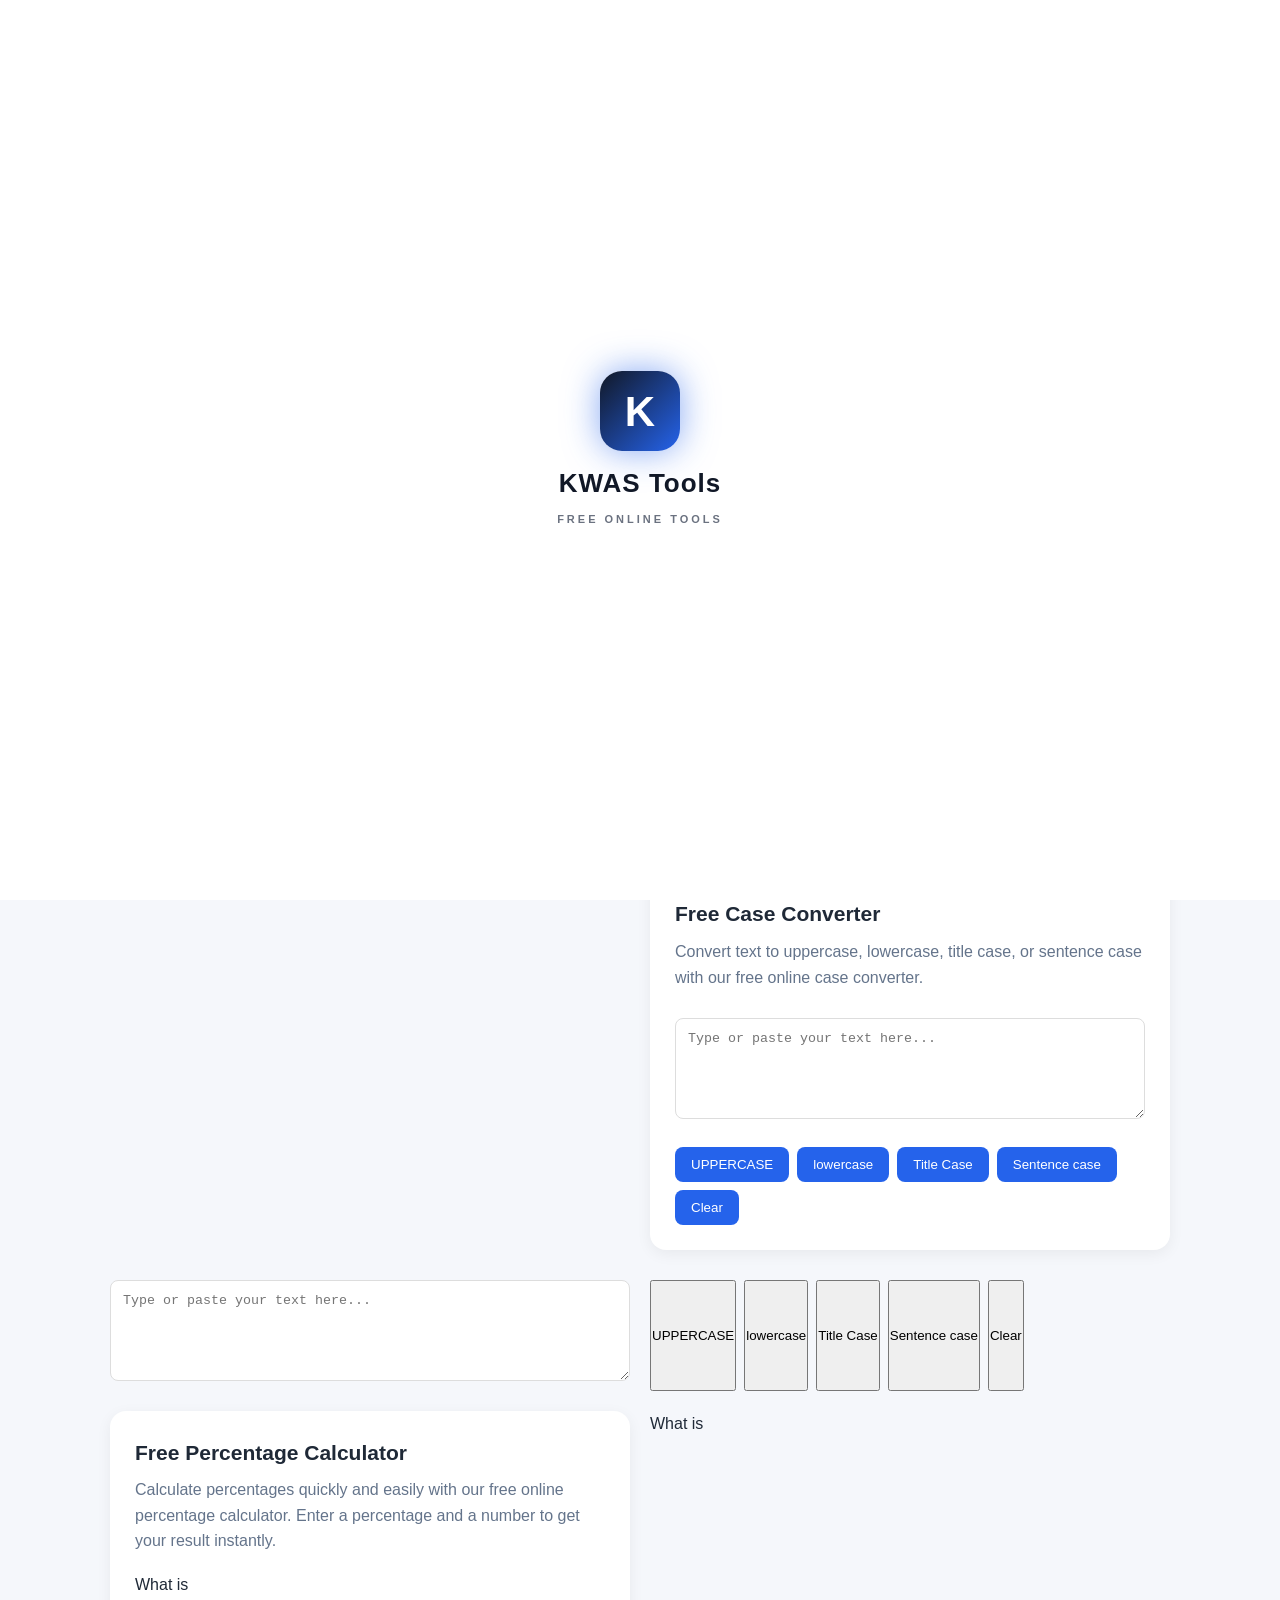
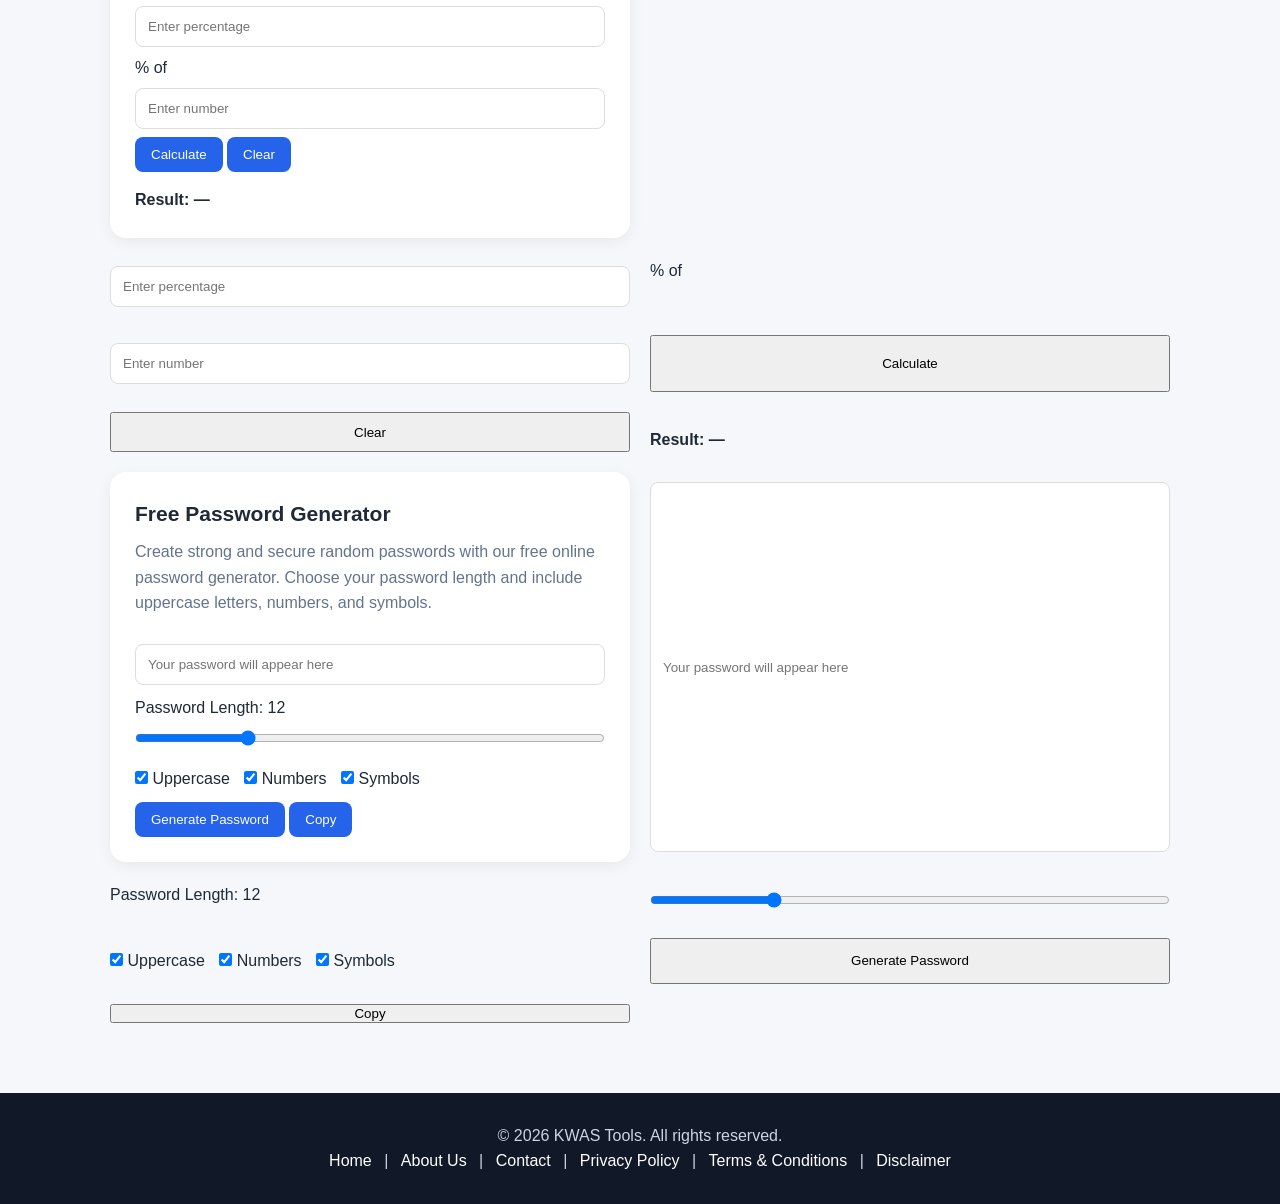
<file: index.html>
<!DOCTYPE html>
<html lang="en">
<head>
    <meta charset="UTF-8">

    <meta name="google-site-verification" content="u1N8G4fWmNocwREvjK5iJJKAW_74H574FmnXrNCBCok">

    <meta name="viewport" content="width=device-width, initial-scale=1.0">

    <title>KWAS Tools - Free Online Tools</title>

    <meta name="description" content="KWAS Tools provides free online tools including a word counter, case converter, percentage calculator, and password generator.">

    <meta name="robots" content="index, follow">

    <link rel="canonical" href="https://kwas-sudo.github.io/">

    <meta property="og:title" content="KWAS Tools - Free Online Tools">

    <meta property="og:description" content="Use free online tools for word counting, text conversion, percentage calculations, and password generation.">

    <meta property="og:type" content="website">

    <meta property="og:url" content="https://kwas-sudo.github.io/">

    <script async src="https://pagead2.googlesyndication.com/pagead/js/adsbygoogle.js?client=ca-pub-3050598902385412"
        crossorigin="anonymous"></script>

    <link rel="stylesheet" href="style.css">
</head>

<body>
<!-- KWAS Tools Splash Screen -->
<div id="kwas-splash">
    <div class="kwas-logo">
        <div class="kwas-logo-icon">K</div>
        <h2>KWAS Tools</h2>
        <p>FREE ONLINE TOOLS</p>
    </div>
</div>
    <header>
    <div class="container">
        <h1>KWAS Tools</h1>
        <p>Free Online Tools for Everyone</p>

        <nav style="margin-top:15px;">
            <a href="index.html" style="color:white; margin:0 8px;">Home</a>
            <a href="about.html" style="color:white; margin:0 8px;">About Us</a>
            <a href="contact.html" style="color:white; margin:0 8px;">Contact</a>
        </nav>
    </div>
</header>

    <main>
<section class="hero">
    <h2>Free Online Tools for Everyday Tasks</h2>

    <p>
        KWAS Tools provides simple, fast, and free online tools that help
        you complete everyday digital tasks directly in your browser.
        No complicated software or installation is required.
    </p>

    <p>
        Use our tools for counting words, converting text, calculating
        percentages, and creating strong passwords.
    </p>
</section>

        <section class="tools">

            <div class="tool-card">
    <h3>Free Word Counter</h3>

    <p>
        Count words and characters instantly with our free online word counter.
        Simply type or paste your text below to get quick results.
    </p>

    <textarea
        id="wordInput"
        placeholder="Type or paste your text here..."
        rows="5"
        style="width:100%; padding:12px; margin:10px 0; border:1px solid #ddd; border-radius:8px;"
    ></textarea>

    <p>
        Words: <strong id="wordCount">0</strong>
        |
        Characters: <strong id="charCount">0</strong>
    </p>
</div>

    <textarea
        id="wordInput"
        placeholder="Type or paste your text here..."
        rows="5"
        style="width:100%; padding:12px; margin:10px 0; border:1px solid #ddd; border-radius:8px;"
    ></textarea>

    <p>
        Words: <strong id="wordCount">0</strong>
        |
        Characters: <strong id="charCount">0</strong>
    </p>
</div>

            <div class="tool-card">
    <h3>Free Case Converter</h3>

    <p>
        Convert text to uppercase, lowercase, title case, or sentence case
        with our free online case converter.
    </p>

    <textarea
        id="caseInput"
        placeholder="Type or paste your text here..."
        rows="5"
        style="width:100%; padding:12px; margin:10px 0; border:1px solid #ddd; border-radius:8px;"
    ></textarea>

    <div style="display:flex; flex-wrap:wrap; gap:8px; margin-top:10px;">
        <button onclick="convertUpper()">UPPERCASE</button>
        <button onclick="convertLower()">lowercase</button>
        <button onclick="convertTitle()">Title Case</button>
        <button onclick="convertSentence()">Sentence case</button>
        <button onclick="clearCaseText()">Clear</button>
    </div>
            </div>

    <textarea
        id="caseInput"
        placeholder="Type or paste your text here..."
        rows="5"
        style="width:100%; padding:12px; margin:10px 0; border:1px solid #ddd; border-radius:8px;"
    ></textarea>

    <div style="display:flex; flex-wrap:wrap; gap:8px; margin-top:10px;">
        <button onclick="convertUpper()">UPPERCASE</button>
        <button onclick="convertLower()">lowercase</button>
        <button onclick="convertTitle()">Title Case</button>
        <button onclick="convertSentence()">Sentence case</button>
        <button onclick="clearCaseText()">Clear</button>
    </div>
</div>
<div class="tool-card">
    <h3>Free Percentage Calculator</h3>

    <p>
        Calculate percentages quickly and easily with our free online
        percentage calculator. Enter a percentage and a number to get
        your result instantly.
    </p>

    <label>What is</label>

    <input
        type="number"
        id="percentValue"
        placeholder="Enter percentage"
        style="width:100%; padding:12px; margin:8px 0; border:1px solid #ddd; border-radius:8px;"
    >

    <label>% of</label>

    <input
        type="number"
        id="numberValue"
        placeholder="Enter number"
        style="width:100%; padding:12px; margin:8px 0; border:1px solid #ddd; border-radius:8px;"
    >

    <button onclick="calculatePercentage()">
        Calculate
    </button>

    <button onclick="clearPercentage()">
        Clear
    </button>

    <div
        id="percentageResult"
        style="margin-top:15px; font-weight:bold;"
    >
        Result: —
    </div>
</div>

    <label>What is</label>

    <input
        type="number"
        id="percentValue"
        placeholder="Enter percentage"
        style="width:100%; padding:12px; margin:8px 0; border:1px solid #ddd; border-radius:8px;"
    >

    <label>% of</label>

    <input
        type="number"
        id="numberValue"
        placeholder="Enter number"
        style="width:100%; padding:12px; margin:8px 0; border:1px solid #ddd; border-radius:8px;"
    >

    <button onclick="calculatePercentage()">
        Calculate
    </button>

    <button onclick="clearPercentage()">
        Clear
    </button>

    <div
        id="percentageResult"
        style="margin-top:15px; font-weight:bold;"
    >
        Result: —
    </div>
</div>

            <div class="tool-card">
    <h3>Free Password Generator</h3>

    <p>
        Create strong and secure random passwords with our free online
        password generator. Choose your password length and include
        uppercase letters, numbers, and symbols.
    </p>

    <input
        type="text"
        id="passwordOutput"
        placeholder="Your password will appear here"
        readonly
        style="width:100%; padding:12px; margin:10px 0; border:1px solid #ddd; border-radius:8px;"
    >

    <label>Password Length: <span id="lengthValue">12</span></label>

    <input
        type="range"
        id="passwordLength"
        min="6"
        max="32"
        value="12"
        style="width:100%; margin:10px 0;"
    >

    <div style="margin:10px 0;">
        <label>
            <input type="checkbox" id="includeUpper" checked>
            Uppercase
        </label>

        <label style="margin-left:10px;">
            <input type="checkbox" id="includeNumbers" checked>
            Numbers
        </label>

        <label style="margin-left:10px;">
            <input type="checkbox" id="includeSymbols" checked>
            Symbols
        </label>
    </div>

    <button onclick="generatePassword()">
        Generate Password
    </button>

    <button onclick="copyPassword()">
        Copy
    </button>
</div>

    <input
        type="text"
        id="passwordOutput"
        placeholder="Your password will appear here"
        readonly
        style="width:100%; padding:12px; margin:10px 0; border:1px solid #ddd; border-radius:8px;"
    >

    <label>Password Length: <span id="lengthValue">12</span></label>

    <input
        type="range"
        id="passwordLength"
        min="6"
        max="32"
        value="12"
        style="width:100%; margin:10px 0;"
    >

    <div style="margin:10px 0;">
        <label>
            <input type="checkbox" id="includeUpper" checked>
            Uppercase
        </label>

        <label style="margin-left:10px;">
            <input type="checkbox" id="includeNumbers" checked>
            Numbers
        </label>

        <label style="margin-left:10px;">
            <input type="checkbox" id="includeSymbols" checked>
            Symbols
        </label>
    </div>

    <button onclick="generatePassword()">
        Generate Password
    </button>

    <button onclick="copyPassword()">
        Copy
    </button>
</div>

        </section>

    </main>

    <footer>
    <div class="container">
        <p>© 2026 KWAS Tools. All rights reserved.</p>

        <p>
            <a href="index.html">Home</a> |
            <a href="about.html">About Us</a> |
            <a href="contact.html">Contact</a> |
            <a href="privacy-policy.html">Privacy Policy</a> |
            <a href="terms.html">Terms & Conditions</a> |
            <a href="disclaimer.html">Disclaimer</a>
        </p>
    </div>
</footer>

<script>
window.addEventListener("load", function () {
    setTimeout(function () {
        const splash = document.getElementById("kwas-splash");

        if (splash) {
            splash.style.opacity = "0";
            splash.style.visibility = "hidden";
            splash.style.pointerEvents = "none";

            setTimeout(function () {
                splash.style.display = "none";
            }, 700);
        }
    }, 1800);
});
</script>
</body>
</html>
</file>
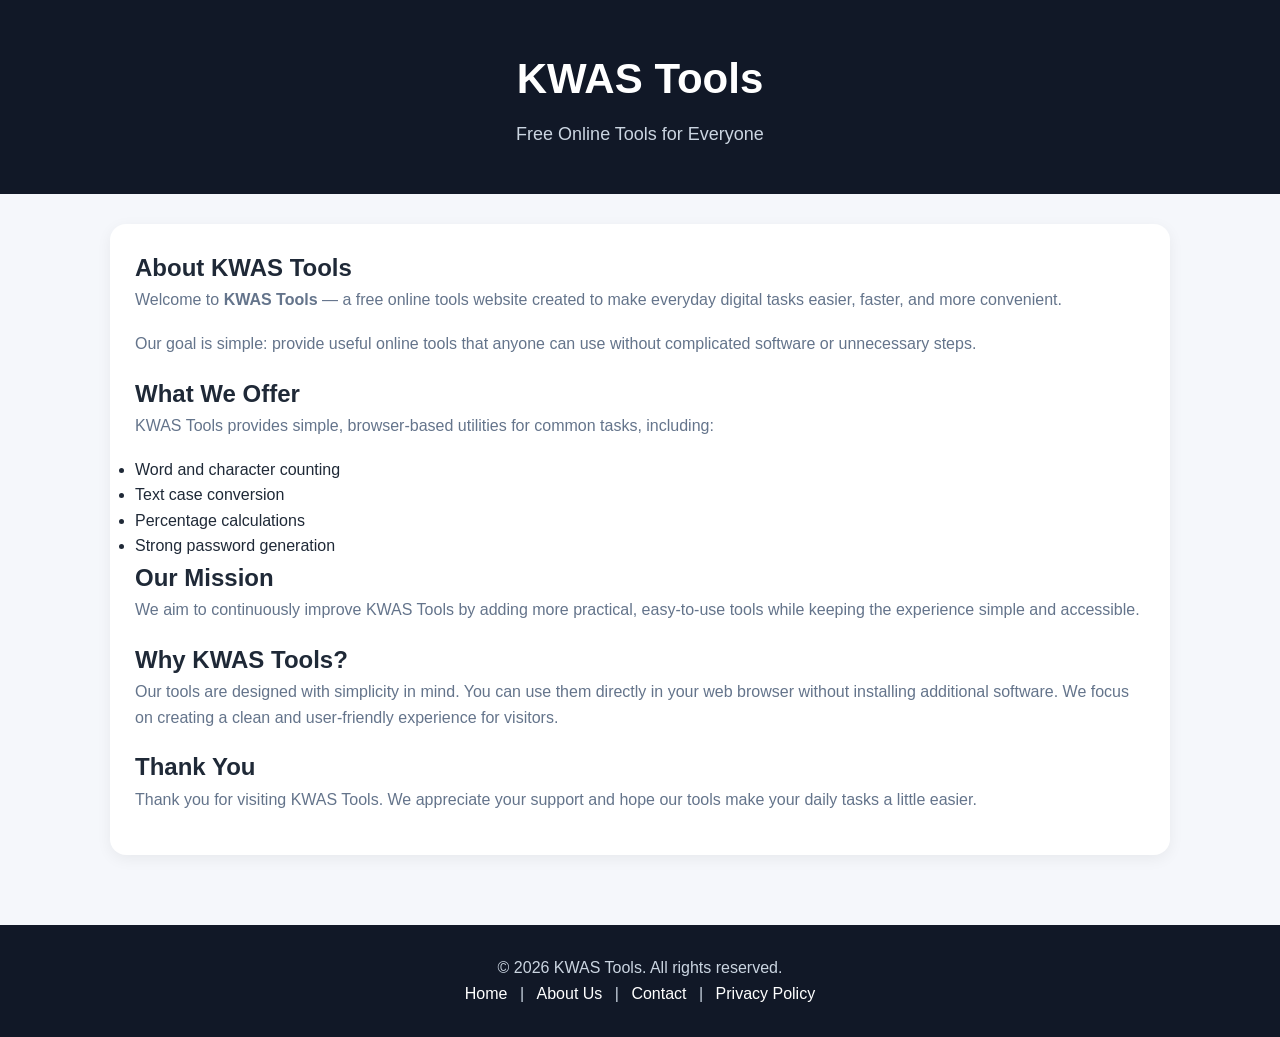
<file: about.html>
<!DOCTYPE html>
<html lang="en">
<head>
    <meta charset="UTF-8">
    <meta name="viewport" content="width=device-width, initial-scale=1.0">

    <title>About Us - KWAS Tools</title>
    <meta name="description" content="Learn more about KWAS Tools, a collection of free and useful online tools designed to make everyday tasks easier.">

    <link rel="stylesheet" href="style.css">
</head>

<body>

<header>
    <div class="container">
        <h1>KWAS Tools</h1>
        <p>Free Online Tools for Everyone</p>
    </div>
</header>

<main class="container">

    <section class="tool-card">
        <h2>About KWAS Tools</h2>

        <p>
            Welcome to <strong>KWAS Tools</strong> — a free online tools website
            created to make everyday digital tasks easier, faster, and more convenient.
        </p>

        <p>
            Our goal is simple: provide useful online tools that anyone can use
            without complicated software or unnecessary steps.
        </p>

        <h2>What We Offer</h2>

        <p>
            KWAS Tools provides simple, browser-based utilities for common tasks,
            including:
        </p>

        <ul>
            <li>Word and character counting</li>
            <li>Text case conversion</li>
            <li>Percentage calculations</li>
            <li>Strong password generation</li>
        </ul>

        <h2>Our Mission</h2>

        <p>
            We aim to continuously improve KWAS Tools by adding more practical,
            easy-to-use tools while keeping the experience simple and accessible.
        </p>

        <h2>Why KWAS Tools?</h2>

        <p>
            Our tools are designed with simplicity in mind. You can use them
            directly in your web browser without installing additional software.
            We focus on creating a clean and user-friendly experience for visitors.
        </p>

        <h2>Thank You</h2>

        <p>
            Thank you for visiting KWAS Tools. We appreciate your support and
            hope our tools make your daily tasks a little easier.
        </p>
    </section>

</main>

<footer>
    <div class="container">
        <p>© 2026 KWAS Tools. All rights reserved.</p>

        <p>
            <a href="index.html">Home</a> |
            <a href="about.html">About Us</a> |
            <a href="contact.html">Contact</a> |
            <a href="privacy.html">Privacy Policy</a>
        </p>
    </div>
</footer>

</body>
</html>
</file>
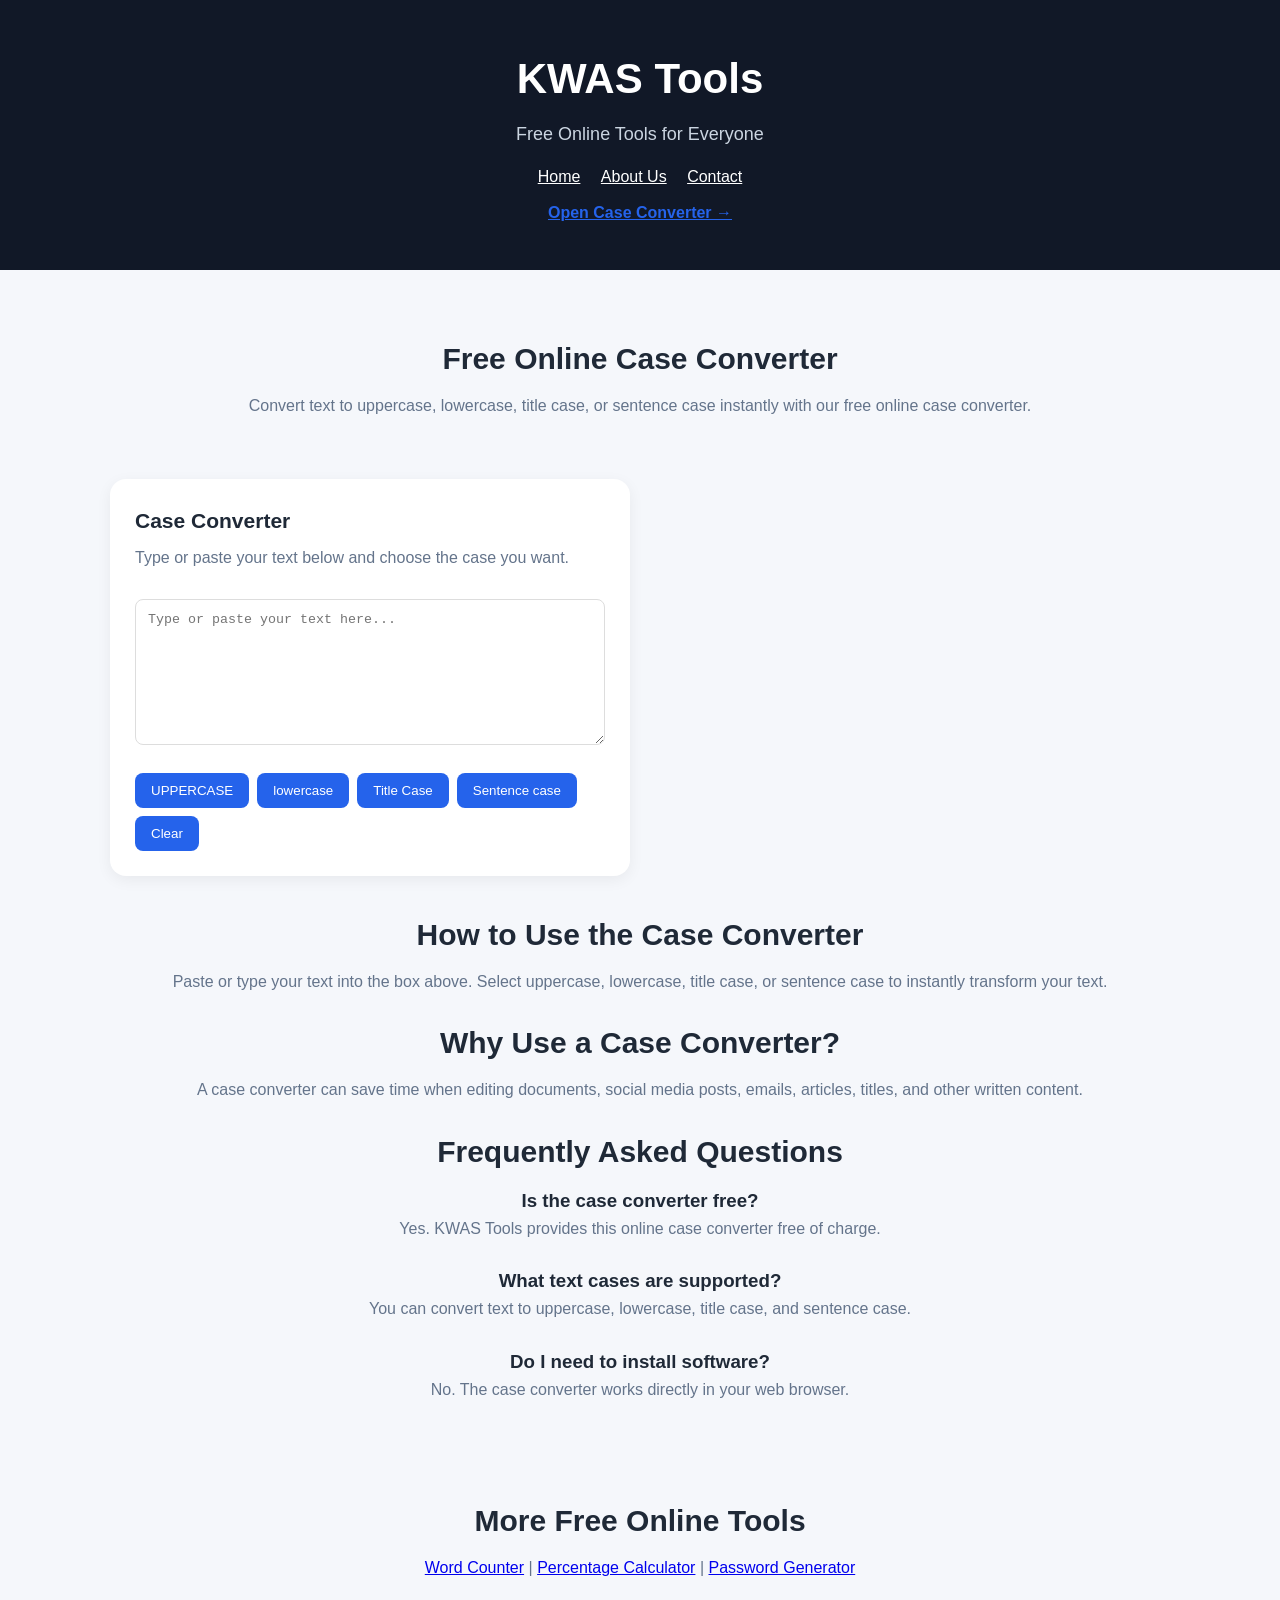
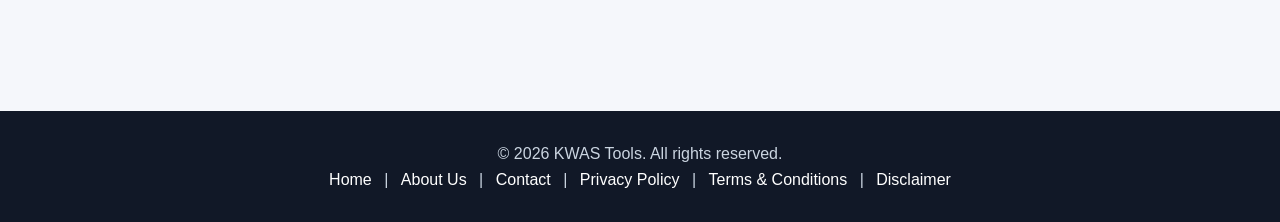
<file: case-converter.html>
<!DOCTYPE html>
<html lang="en">
<head>
    <meta charset="UTF-8">
    <meta name="viewport" content="width=device-width, initial-scale=1.0">

    <title>Free Case Converter - Uppercase & Lowercase | KWAS Tools</title>

    <meta name="description"
        content="Use our free online case converter to change text to uppercase, lowercase, title case, or sentence case instantly.">

    <meta name="robots" content="index, follow">

    <link rel="canonical"
        href="https://kwas-sudo.github.io/case-converter.html">

    <meta property="og:title"
        content="Free Case Converter - KWAS Tools">

    <meta property="og:description"
        content="Convert text to uppercase, lowercase, title case and sentence case with our free online case converter.">

    <meta property="og:type" content="website">

    <meta property="og:url"
        content="https://kwas-sudo.github.io/case-converter.html">

    <link rel="stylesheet" href="style.css">
</head>

<body>

<header>
    <div class="container">
        <h1>KWAS Tools</h1>
        <p>Free Online Tools for Everyone</p>

        <nav style="margin-top:15px;">
            <a href="index.html" style="color:white; margin:0 8px;">Home</a>
            <a href="about.html" style="color:white; margin:0 8px;">About Us</a>
            <a href="contact.html" style="color:white; margin:0 8px;">Contact</a>
        </nav>
        <a href="case-converter.html"
   style="display:inline-block; margin-top:10px; color:#2563eb; font-weight:bold;">
    Open Case Converter →
        </a>
    </div>
</header>

<main>

<section class="hero">

    <h2>Free Online Case Converter</h2>

    <p>
        Convert text to uppercase, lowercase, title case, or sentence case
        instantly with our free online case converter.
    </p>

</section>

<section class="tools">

    <div class="tool-card">

        <h3>Case Converter</h3>

        <p>
            Type or paste your text below and choose the case you want.
        </p>

        <textarea
            id="caseInput"
            placeholder="Type or paste your text here..."
            rows="8"
            style="width:100%; padding:12px; margin:10px 0; border:1px solid #ddd; border-radius:8px;"
        ></textarea>

        <div style="display:flex; flex-wrap:wrap; gap:8px; margin-top:10px;">

            <button onclick="convertUpper()">
                UPPERCASE
            </button>

            <button onclick="convertLower()">
                lowercase
            </button>

            <button onclick="convertTitle()">
                Title Case
            </button>

            <button onclick="convertSentence()">
                Sentence case
            </button>

            <button onclick="clearCaseText()">
                Clear
            </button>

        </div>

    </div>

</section>

<section class="hero">

    <h2>How to Use the Case Converter</h2>

    <p>
        Paste or type your text into the box above. Select uppercase,
        lowercase, title case, or sentence case to instantly transform
        your text.
    </p>

    <h2>Why Use a Case Converter?</h2>

    <p>
        A case converter can save time when editing documents, social media
        posts, emails, articles, titles, and other written content.
    </p>

    <h2>Frequently Asked Questions</h2>

    <h3>Is the case converter free?</h3>

    <p>
        Yes. KWAS Tools provides this online case converter free of charge.
    </p>

    <h3>What text cases are supported?</h3>

    <p>
        You can convert text to uppercase, lowercase, title case, and
        sentence case.
    </p>

    <h3>Do I need to install software?</h3>

    <p>
        No. The case converter works directly in your web browser.
    </p>

</section>

<section class="hero">

    <h2>More Free Online Tools</h2>

    <p>
        <a href="word-counter.html">Word Counter</a> |
        <a href="percentage-calculator.html">Percentage Calculator</a> |
        <a href="password-generator.html">Password Generator</a>
    </p>

</section>

</main>

<footer>

    <div class="container">

        <p>© 2026 KWAS Tools. All rights reserved.</p>

        <p>
            <a href="index.html">Home</a> |
            <a href="about.html">About Us</a> |
            <a href="contact.html">Contact</a> |
            <a href="privacy-policy.html">Privacy Policy</a> |
            <a href="terms.html">Terms & Conditions</a> |
            <a href="disclaimer.html">Disclaimer</a>
        </p>

    </div>

</footer>

<script src="script.js?v=3"></script>

</body>
</html>
</file>
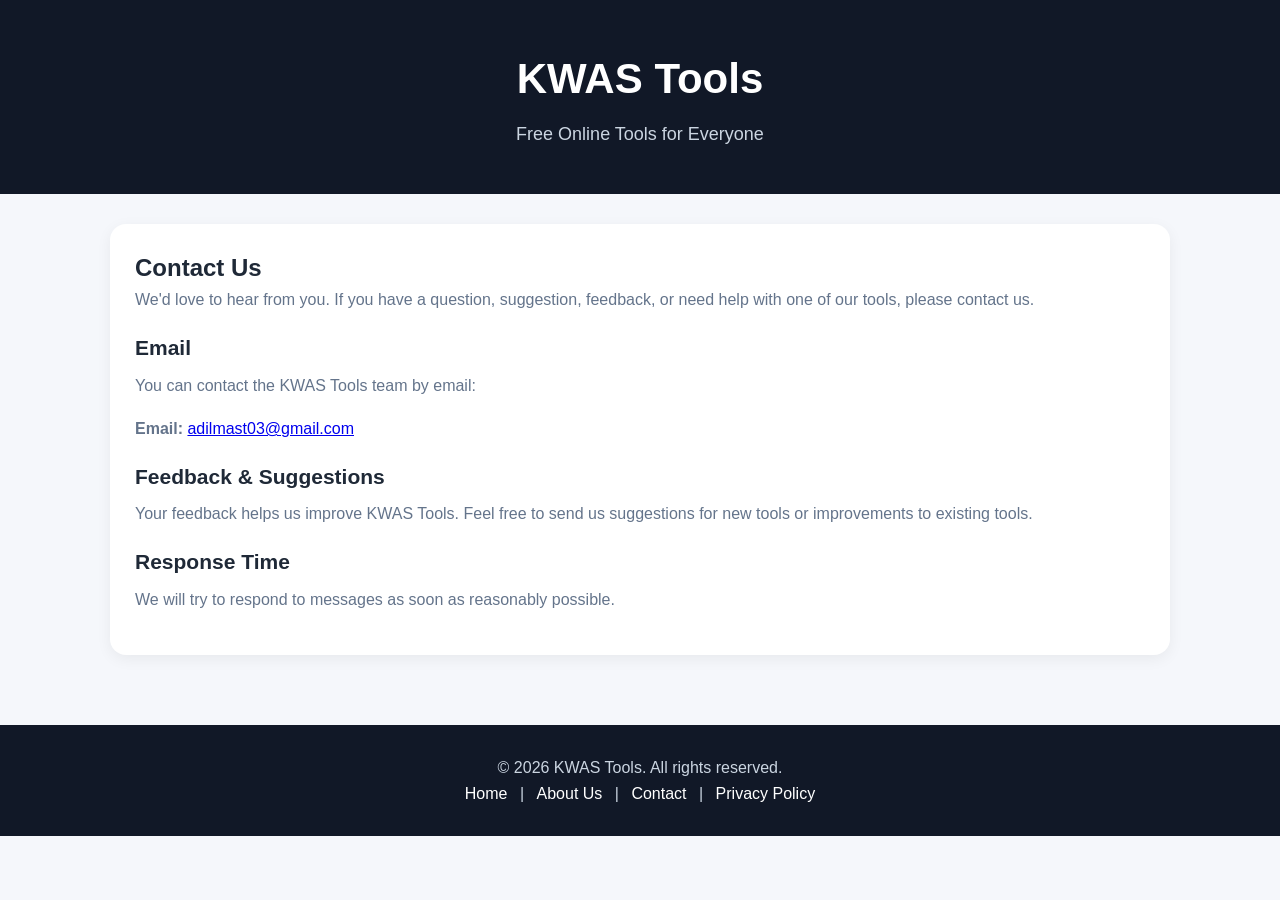
<file: contact.html>
<!DOCTYPE html>
<html lang="en">
<head>
    <meta charset="UTF-8">
    <meta name="viewport" content="width=device-width, initial-scale=1.0">

    <title>Contact Us - KWAS Tools</title>
    <meta name="description" content="Contact KWAS Tools for questions, suggestions, feedback, or support.">

    <link rel="stylesheet" href="style.css">
</head>

<body>

<header>
    <div class="container">
        <h1>KWAS Tools</h1>
        <p>Free Online Tools for Everyone</p>
    </div>
</header>

<main class="container">

    <section class="tool-card">
        <h2>Contact Us</h2>

        <p>
            We'd love to hear from you. If you have a question, suggestion,
            feedback, or need help with one of our tools, please contact us.
        </p>

        <h3>Email</h3>

        <p>
            You can contact the KWAS Tools team by email:
        </p>

        <p>
            <strong>Email:</strong>
            <a href="mailto:kwastools@gmail.com">
                adilmast03@gmail.com
            </a>
        </p>

        <h3>Feedback & Suggestions</h3>

        <p>
            Your feedback helps us improve KWAS Tools. Feel free to send us
            suggestions for new tools or improvements to existing tools.
        </p>

        <h3>Response Time</h3>

        <p>
            We will try to respond to messages as soon as reasonably possible.
        </p>

    </section>

</main>

<footer>
    <div class="container">
        <p>© 2026 KWAS Tools. All rights reserved.</p>

        <p>
            <a href="index.html">Home</a> |
            <a href="about.html">About Us</a> |
            <a href="contact.html">Contact</a> |
            <a href="privacy.html">Privacy Policy</a>
        </p>
    </div>
</footer>

</body>
</html>
</file>
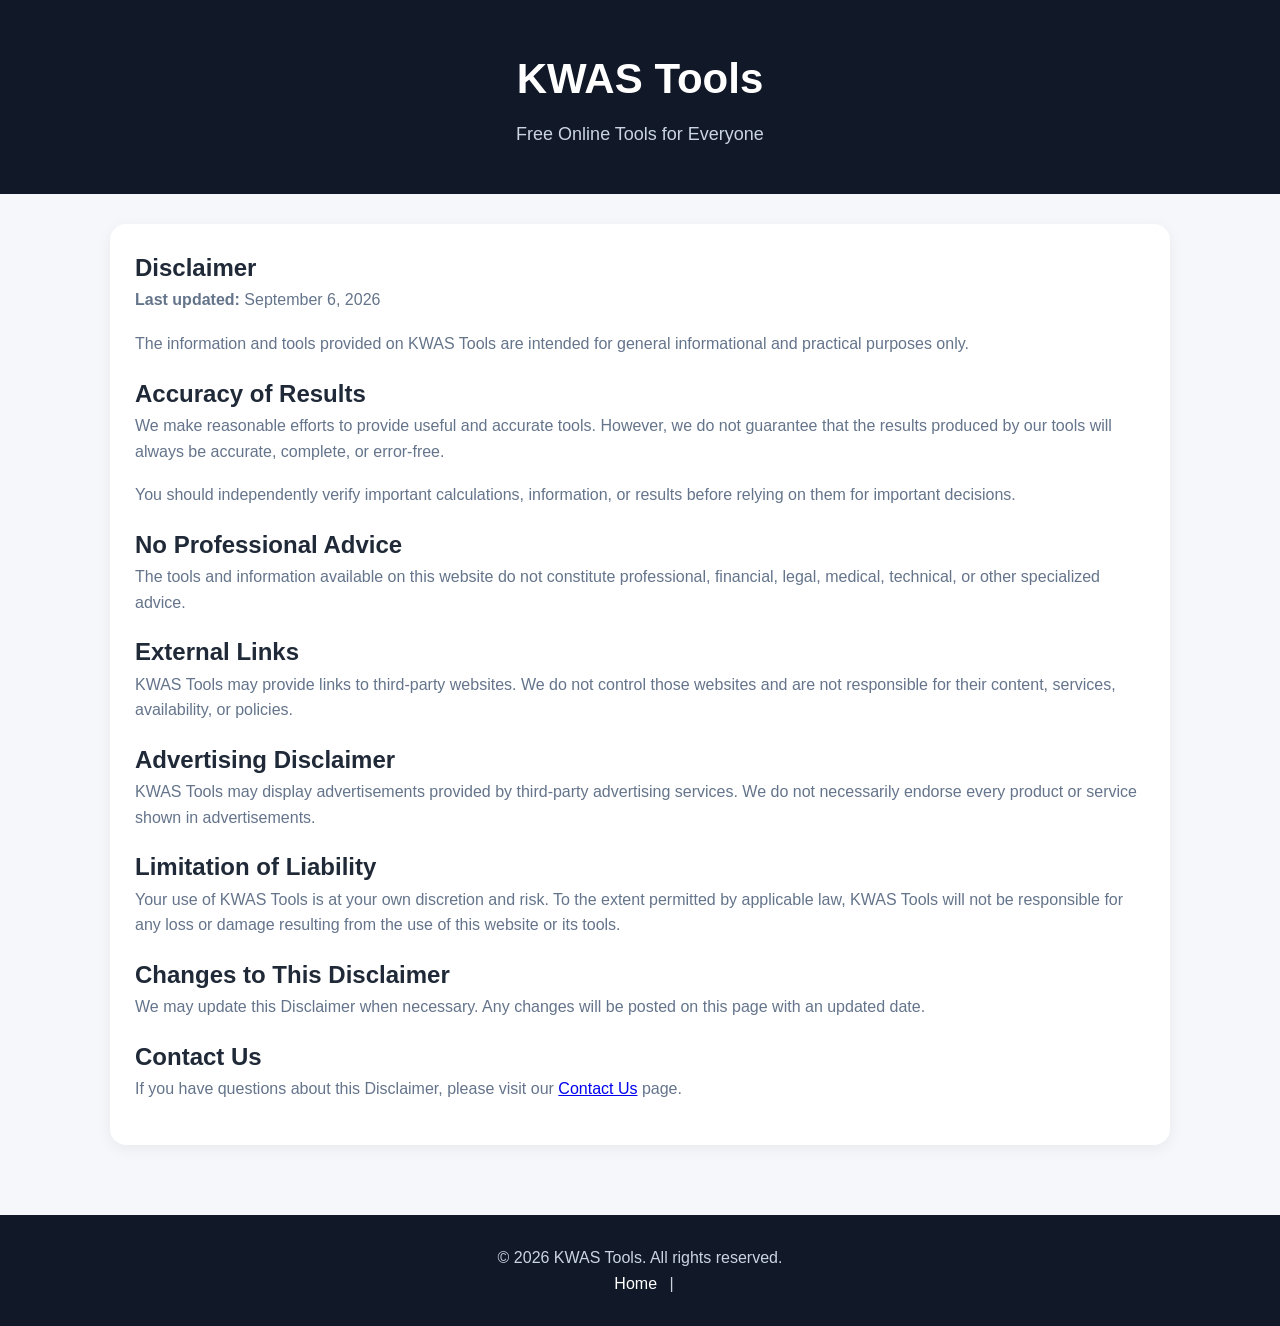
<file: disclaimer.html>
<!DOCTYPE html>
<html lang="en">
<head>
    <meta charset="UTF-8">
    <meta name="viewport" content="width=device-width, initial-scale=1.0">

    <title>Disclaimer - KWAS Tools</title>
    <meta name="description" content="Read the disclaimer for KWAS Tools and understand the limitations of our free online tools.">

    <link rel="stylesheet" href="style.css">
</head>

<body>

<header>
    <div class="container">
        <h1>KWAS Tools</h1>
        <p>Free Online Tools for Everyone</p>
    </div>
</header>

<main class="container">

    <section class="tool-card">

        <h2>Disclaimer</h2>

        <p><strong>Last updated:</strong> September 6, 2026</p>

        <p>
            The information and tools provided on KWAS Tools are intended
            for general informational and practical purposes only.
        </p>

        <h2>Accuracy of Results</h2>

        <p>
            We make reasonable efforts to provide useful and accurate tools.
            However, we do not guarantee that the results produced by our
            tools will always be accurate, complete, or error-free.
        </p>

        <p>
            You should independently verify important calculations,
            information, or results before relying on them for important
            decisions.
        </p>

        <h2>No Professional Advice</h2>

        <p>
            The tools and information available on this website do not
            constitute professional, financial, legal, medical, technical,
            or other specialized advice.
        </p>

        <h2>External Links</h2>

        <p>
            KWAS Tools may provide links to third-party websites.
            We do not control those websites and are not responsible for
            their content, services, availability, or policies.
        </p>

        <h2>Advertising Disclaimer</h2>

        <p>
            KWAS Tools may display advertisements provided by third-party
            advertising services. We do not necessarily endorse every
            product or service shown in advertisements.
        </p>

        <h2>Limitation of Liability</h2>

        <p>
            Your use of KWAS Tools is at your own discretion and risk.
            To the extent permitted by applicable law, KWAS Tools will not
            be responsible for any loss or damage resulting from the use
            of this website or its tools.
        </p>

        <h2>Changes to This Disclaimer</h2>

        <p>
            We may update this Disclaimer when necessary. Any changes will
            be posted on this page with an updated date.
        </p>

        <h2>Contact Us</h2>

        <p>
            If you have questions about this Disclaimer, please visit our
            <a href="contact.html">Contact Us</a> page.
        </p>

    </section>

</main>

<footer>
    <div class="container">
        <p>© 2026 KWAS Tools. All rights reserved.</p>

        <p>
            <a href="index.html">Home</a> |
            <a
</file>
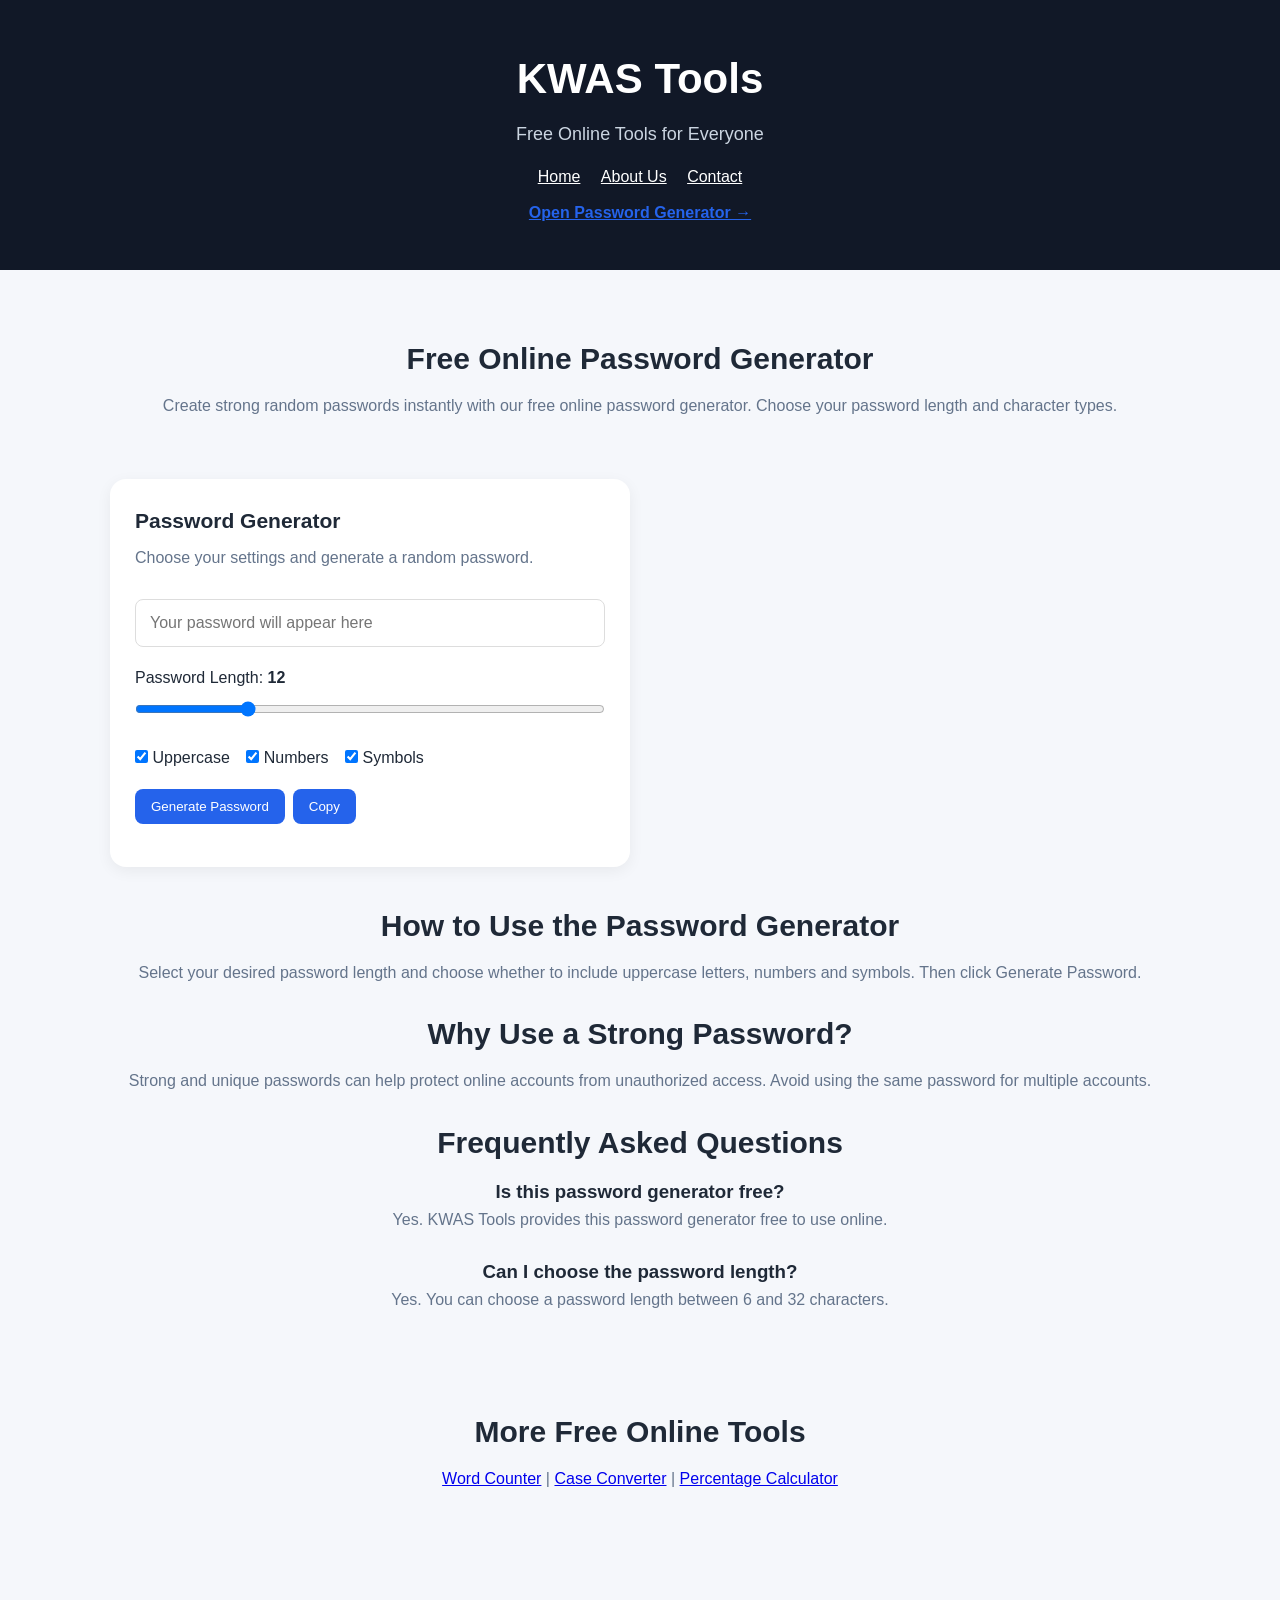
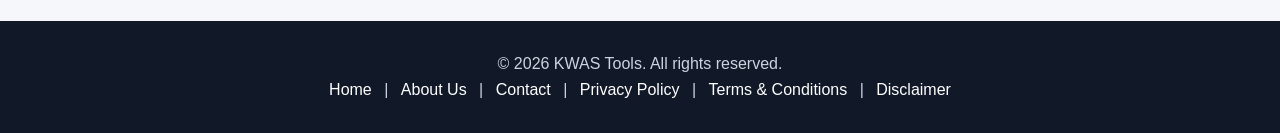
<file: password-generator.html>
<!DOCTYPE html>
<html lang="en">
<head>
    <meta charset="UTF-8">
    <meta name="viewport" content="width=device-width, initial-scale=1.0">

    <title>Free Password Generator - Strong Random Passwords | KWAS Tools</title>

    <meta name="description"
        content="Create strong random passwords with our free online password generator. Choose password length, uppercase letters, numbers and symbols.">

    <meta name="robots" content="index, follow">

    <link rel="canonical"
        href="https://kwas-sudo.github.io/password-generator.html">

    <link rel="stylesheet" href="style.css">

    <style>
        .password-box {
            max-width: 700px;
            margin: 0 auto;
        }

        .password-output {
            width: 100%;
            padding: 14px;
            margin: 10px 0 18px;
            border: 1px solid #ddd;
            border-radius: 8px;
            font-size: 16px;
            box-sizing: border-box;
        }

        .password-options {
            margin: 15px 0;
            line-height: 2;
        }

        .password-options label {
            margin-right: 12px;
        }

        .password-buttons {
            display: flex;
            flex-wrap: wrap;
            gap: 8px;
            margin-top: 15px;
        }
    </style>
</head>

<body>

<header>
    <div class="container">
        <h1>KWAS Tools</h1>
        <p>Free Online Tools for Everyone</p>

        <nav style="margin-top:15px;">
            <a href="index.html" style="color:white; margin:0 8px;">Home</a>
            <a href="about.html" style="color:white; margin:0 8px;">About Us</a>
            <a href="contact.html" style="color:white; margin:0 8px;">Contact</a>
        </nav>
        <a href="password-generator.html"
   style="display:inline-block; margin-top:10px; color:#2563eb; font-weight:bold;">
    Open Password Generator →
        </a>
    </div>
</header>

<main>

<section class="hero">
    <h2>Free Online Password Generator</h2>

    <p>
        Create strong random passwords instantly with our free online
        password generator. Choose your password length and character types.
    </p>
</section>

<section class="tools">

    <div class="tool-card password-box">

        <h3>Password Generator</h3>

        <p>
            Choose your settings and generate a random password.
        </p>

        <input
            type="text"
            id="passwordOutput"
            class="password-output"
            placeholder="Your password will appear here"
            readonly
        >

        <label>
            Password Length:
            <strong id="lengthValue">12</strong>
        </label>

        <input
            type="range"
            id="passwordLength"
            min="6"
            max="32"
            value="12"
            style="width:100%; margin:10px 0;"
        >

        <div class="password-options">

            <label>
                <input type="checkbox" id="includeUpper" checked>
                Uppercase
            </label>

            <label>
                <input type="checkbox" id="includeNumbers" checked>
                Numbers
            </label>

            <label>
                <input type="checkbox" id="includeSymbols" checked>
                Symbols
            </label>

        </div>

        <div class="password-buttons">

            <button id="generateBtn" type="button">
                Generate Password
            </button>

            <button id="copyBtn" type="button">
                Copy
            </button>

        </div>

        <p id="copyMessage" style="margin-top:12px;"></p>

    </div>

</section>

<section class="hero">

    <h2>How to Use the Password Generator</h2>

    <p>
        Select your desired password length and choose whether to include
        uppercase letters, numbers and symbols. Then click Generate Password.
    </p>

    <h2>Why Use a Strong Password?</h2>

    <p>
        Strong and unique passwords can help protect online accounts from
        unauthorized access. Avoid using the same password for multiple
        accounts.
    </p>

    <h2>Frequently Asked Questions</h2>

    <h3>Is this password generator free?</h3>

    <p>
        Yes. KWAS Tools provides this password generator free to use online.
    </p>

    <h3>Can I choose the password length?</h3>

    <p>
        Yes. You can choose a password length between 6 and 32 characters.
    </p>

</section>

<section class="hero">

    <h2>More Free Online Tools</h2>

    <p>
        <a href="word-counter.html">Word Counter</a> |
        <a href="case-converter.html">Case Converter</a> |
        <a href="percentage-calculator.html">Percentage Calculator</a>
    </p>

</section>

</main>

<footer>

    <div class="container">

        <p>© 2026 KWAS Tools. All rights reserved.</p>

        <p>
            <a href="index.html">Home</a> |
            <a href="about.html">About Us</a> |
            <a href="contact.html">Contact</a> |
            <a href="privacy-policy.html">Privacy Policy</a> |
            <a href="terms.html">Terms & Conditions</a> |
            <a href="disclaimer.html">Disclaimer</a>
        </p>

    </div>

</footer>

<script>
const output = document.getElementById("passwordOutput");
const lengthSlider = document.getElementById("passwordLength");
const lengthValue = document.getElementById("lengthValue");
const upper = document.getElementById("includeUpper");
const numbers = document.getElementById("includeNumbers");
const symbols = document.getElementById("includeSymbols");
const generateBtn = document.getElementById("generateBtn");
const copyBtn = document.getElementById("copyBtn");
const copyMessage = document.getElementById("copyMessage");

lengthSlider.addEventListener("input", function () {
    lengthValue.textContent = lengthSlider.value;
});

generateBtn.addEventListener("click", function () {

    let characters = "abcdefghijklmnopqrstuvwxyz";

    if (upper.checked) {
        characters += "ABCDEFGHIJKLMNOPQRSTUVWXYZ";
    }

    if (numbers.checked) {
        characters += "0123456789";
    }

    if (symbols.checked) {
        characters += "!@#$%^&*()_+-=[]{}";
    }

    let password = "";

    for (let i = 0; i < Number(lengthSlider.value); i++) {
        password += characters.charAt(
            Math.floor(Math.random() * characters.length)
        );
    }

    output.value = password;
    copyMessage.textContent = "";
});

copyBtn.addEventListener("click", async function () {

    if (!output.value) {
        copyMessage.textContent = "Generate a password first.";
        return;
    }

    try {
        await navigator.clipboard.writeText(output.value);
        copyMessage.textContent = "Password copied!";
    } catch (error) {
        output.select();
        document.execCommand("copy");
        copyMessage.textContent = "Password copied!";
    }
});
</script>

</body>
</html>
</file>
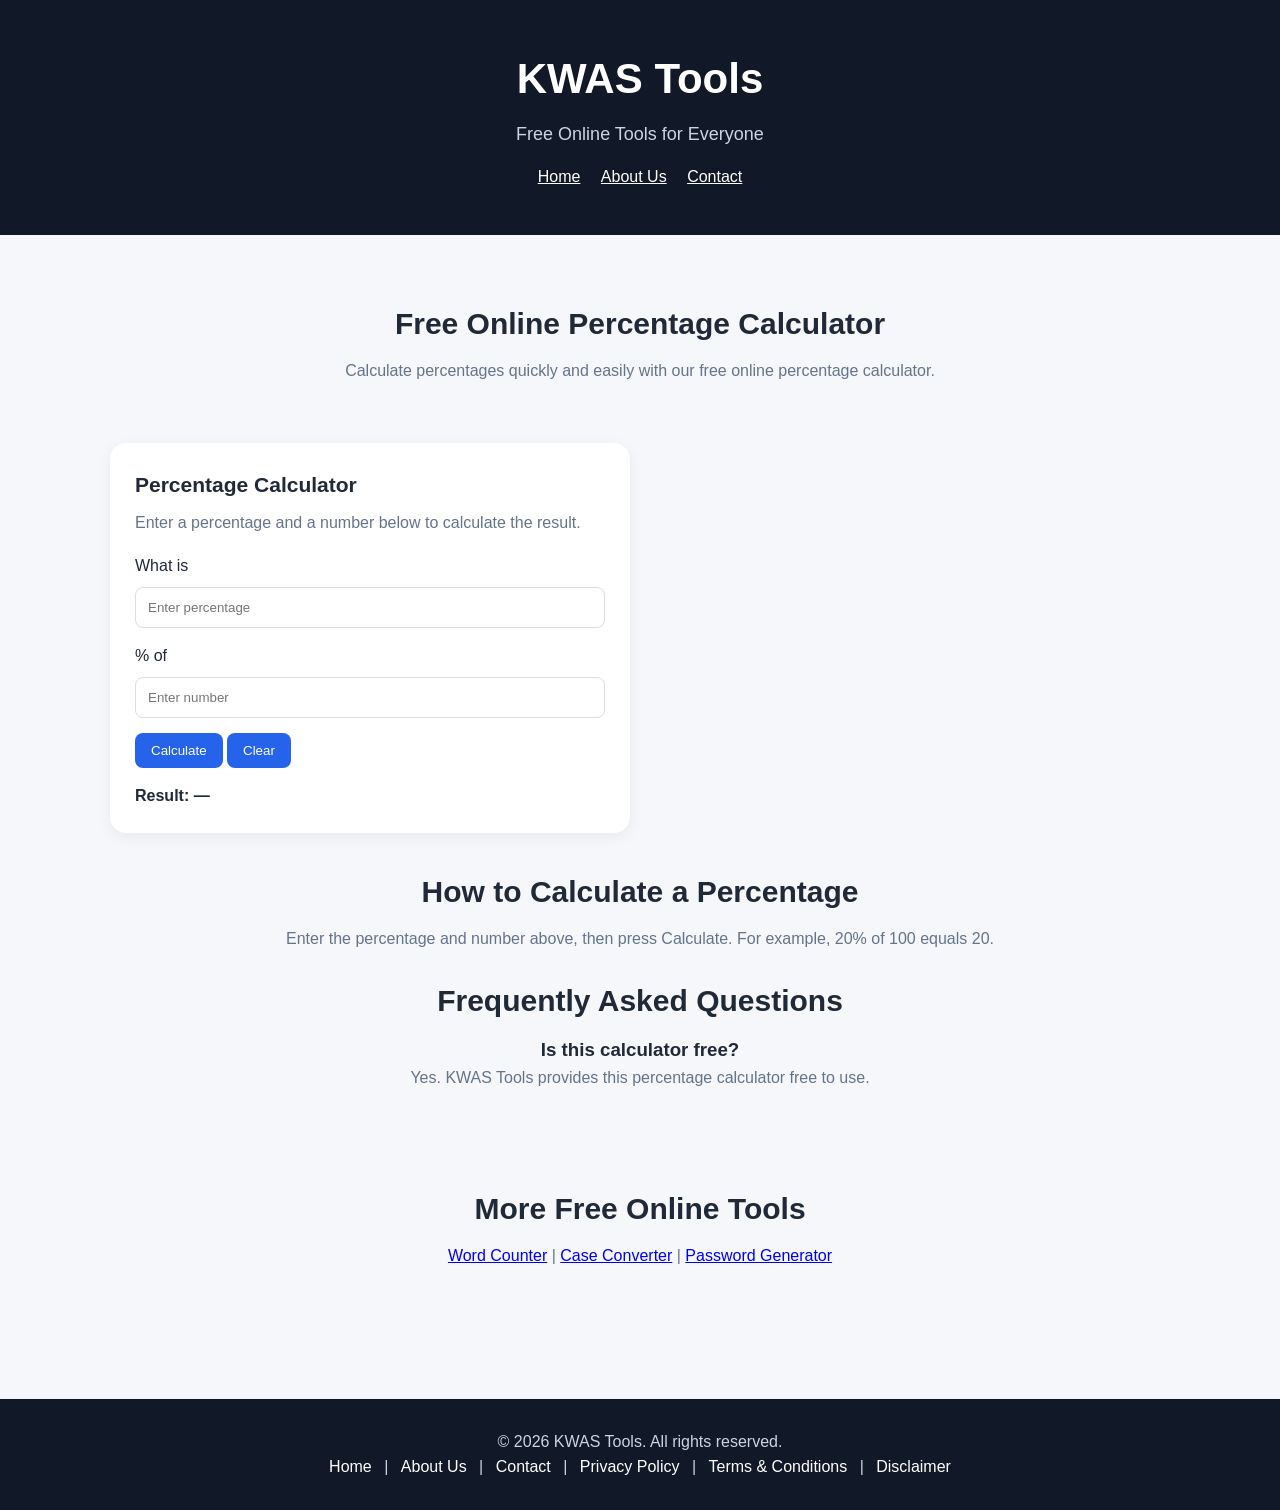
<file: percentage-calculator.html>
<!DOCTYPE html>
<html lang="en">
<head>
    <meta charset="UTF-8">
    <meta name="viewport" content="width=device-width, initial-scale=1.0">

    <title>Free Percentage Calculator - KWAS Tools</title>

    <meta name="description"
        content="Use our free online percentage calculator to calculate percentages quickly and easily.">

    <meta name="robots" content="index, follow">

    <link rel="canonical"
        href="https://kwas-sudo.github.io/percentage-calculator.html">

    <link rel="stylesheet" href="style.css">
</head>

<body>

<header>
    <div class="container">
        <h1>KWAS Tools</h1>
        <p>Free Online Tools for Everyone</p>

        <nav style="margin-top:15px;">
            <a href="index.html" style="color:white; margin:0 8px;">Home</a>
            <a href="about.html" style="color:white; margin:0 8px;">About Us</a>
            <a href="contact.html" style="color:white; margin:0 8px;">Contact</a>
        </nav>
    </div>
</header>

<main>

<section class="hero">
    <h2>Free Online Percentage Calculator</h2>

    <p>
        Calculate percentages quickly and easily with our free online
        percentage calculator.
    </p>
</section>

<section class="tools">

<div class="tool-card">

    <h3>Percentage Calculator</h3>

    <p>
        Enter a percentage and a number below to calculate the result.
    </p>

    <label for="percentValue">What is</label>

    <input
        type="number"
        id="percentValue"
        placeholder="Enter percentage"
        style="width:100%; padding:12px; margin:8px 0 15px; border:1px solid #ddd; border-radius:8px;"
    >

    <label for="numberValue">% of</label>

    <input
        type="number"
        id="numberValue"
        placeholder="Enter number"
        style="width:100%; padding:12px; margin:8px 0 15px; border:1px solid #ddd; border-radius:8px;"
    >

    <div>
        <button onclick="calculatePercentage()">
            Calculate
        </button>

        <button onclick="clearPercentage()">
            Clear
        </button>
    </div>

    <div
        id="percentageResult"
        style="margin-top:15px; font-weight:bold;"
    >
        Result: —
    </div>

</div>

</section>

<section class="hero">

    <h2>How to Calculate a Percentage</h2>

    <p>
        Enter the percentage and number above, then press Calculate.
        For example, 20% of 100 equals 20.
    </p>

    <h2>Frequently Asked Questions</h2>

    <h3>Is this calculator free?</h3>

    <p>
        Yes. KWAS Tools provides this percentage calculator free to use.
    </p>

</section>

<section class="hero">

    <h2>More Free Online Tools</h2>

    <p>
        <a href="word-counter.html">Word Counter</a> |
        <a href="case-converter.html">Case Converter</a> |
        <a href="password-generator.html">Password Generator</a>
    </p>

</section>

</main>

<footer>

    <div class="container">

        <p>© 2026 KWAS Tools. All rights reserved.</p>

        <p>
            <a href="index.html">Home</a> |
            <a href="about.html">About Us</a> |
            <a href="contact.html">Contact</a> |
            <a href="privacy-policy.html">Privacy Policy</a> |
            <a href="terms.html">Terms & Conditions</a> |
            <a href="disclaimer.html">Disclaimer</a>
        </p>

    </div>

</footer>

<script src="script.js?v=3"></script>

</body>
</html>
</file>
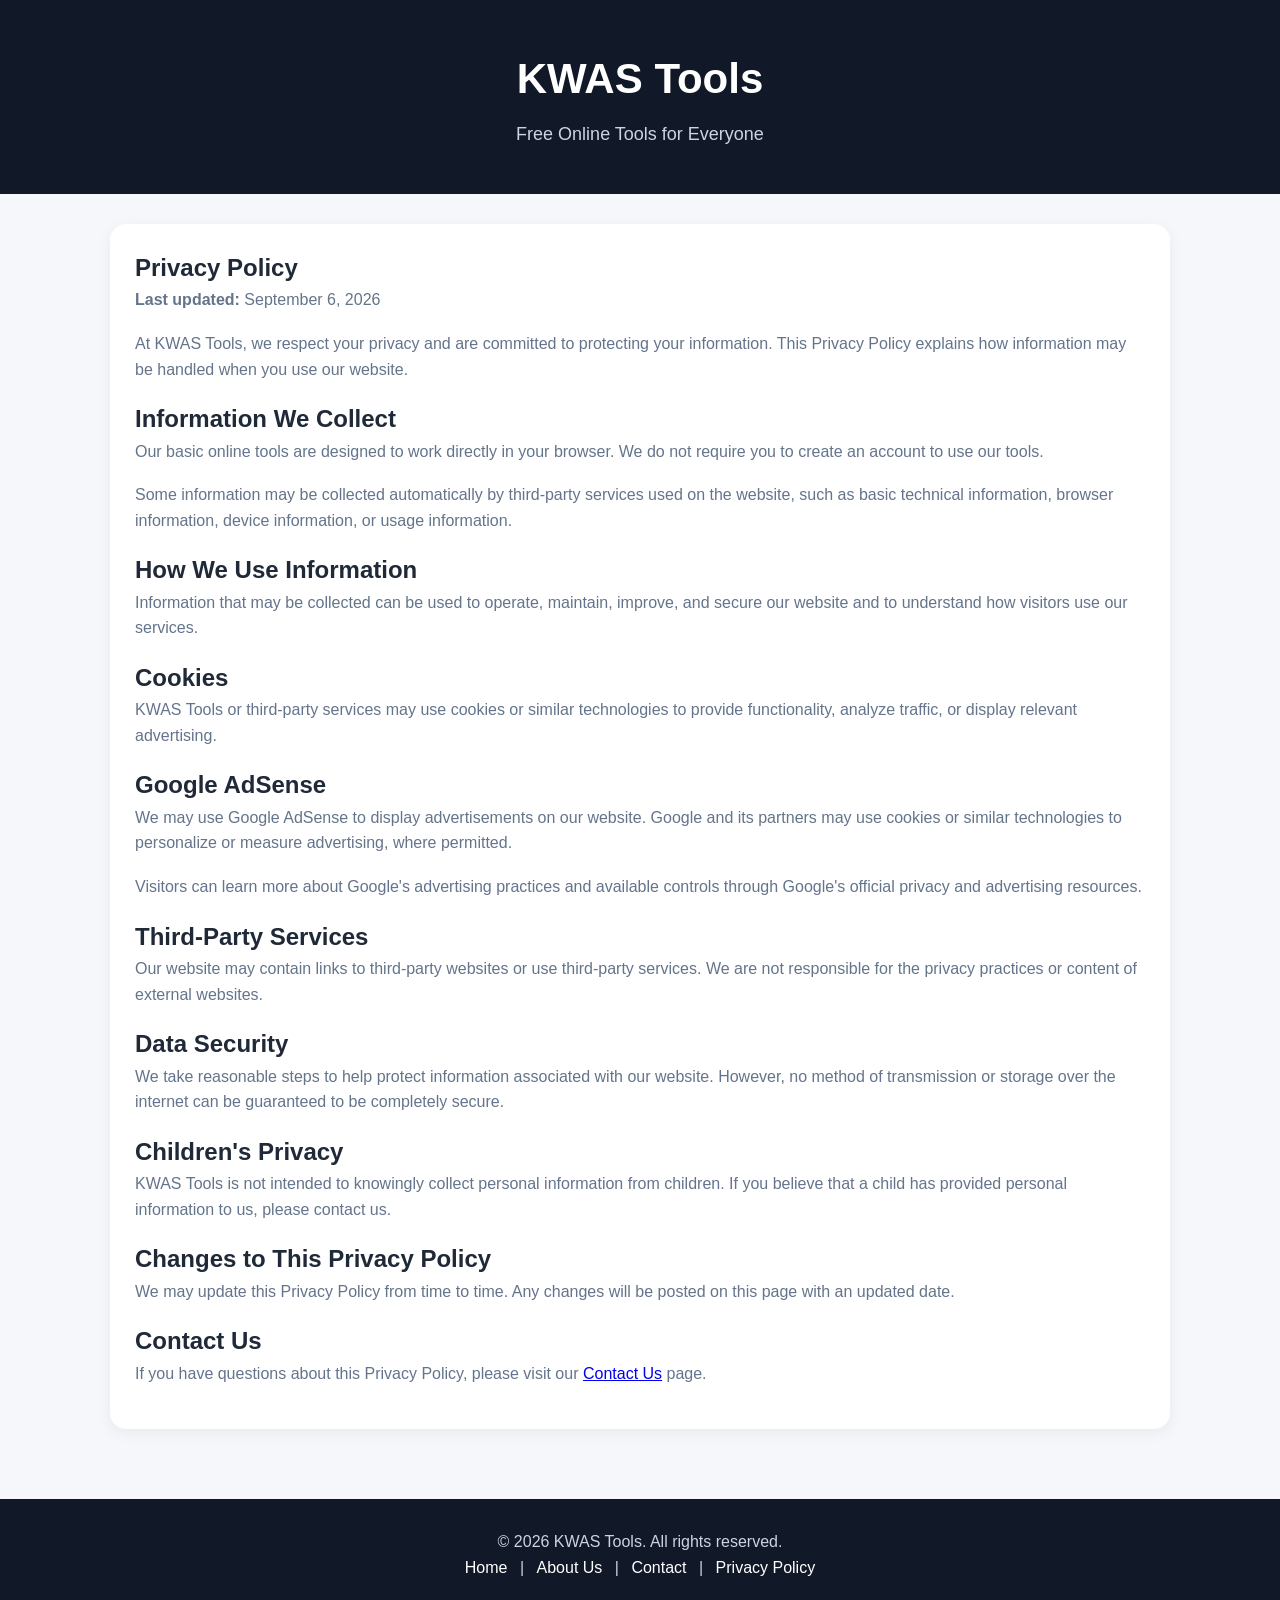
<file: privacy-policy.html>
<!DOCTYPE html>
<html lang="en">
<head>
    <meta charset="UTF-8">
    <meta name="viewport" content="width=device-width, initial-scale=1.0">

    <title>Privacy Policy - KWAS Tools</title>
    <meta name="description" content="Read the Privacy Policy of KWAS Tools and learn how we handle information when you use our website.">

    <link rel="stylesheet" href="style.css">
</head>

<body>

<header>
    <div class="container">
        <h1>KWAS Tools</h1>
        <p>Free Online Tools for Everyone</p>
    </div>
</header>

<main class="container">

    <section class="tool-card">
        <h2>Privacy Policy</h2>

        <p><strong>Last updated:</strong> September 6, 2026</p>

        <p>
            At KWAS Tools, we respect your privacy and are committed to
            protecting your information. This Privacy Policy explains how
            information may be handled when you use our website.
        </p>

        <h2>Information We Collect</h2>

        <p>
            Our basic online tools are designed to work directly in your
            browser. We do not require you to create an account to use
            our tools.
        </p>

        <p>
            Some information may be collected automatically by third-party
            services used on the website, such as basic technical information,
            browser information, device information, or usage information.
        </p>

        <h2>How We Use Information</h2>

        <p>
            Information that may be collected can be used to operate,
            maintain, improve, and secure our website and to understand
            how visitors use our services.
        </p>

        <h2>Cookies</h2>

        <p>
            KWAS Tools or third-party services may use cookies or similar
            technologies to provide functionality, analyze traffic, or
            display relevant advertising.
        </p>

        <h2>Google AdSense</h2>

        <p>
            We may use Google AdSense to display advertisements on our website.
            Google and its partners may use cookies or similar technologies
            to personalize or measure advertising, where permitted.
        </p>

        <p>
            Visitors can learn more about Google's advertising practices
            and available controls through Google's official privacy
            and advertising resources.
        </p>

        <h2>Third-Party Services</h2>

        <p>
            Our website may contain links to third-party websites or use
            third-party services. We are not responsible for the privacy
            practices or content of external websites.
        </p>

        <h2>Data Security</h2>

        <p>
            We take reasonable steps to help protect information associated
            with our website. However, no method of transmission or storage
            over the internet can be guaranteed to be completely secure.
        </p>

        <h2>Children's Privacy</h2>

        <p>
            KWAS Tools is not intended to knowingly collect personal
            information from children. If you believe that a child has
            provided personal information to us, please contact us.
        </p>

        <h2>Changes to This Privacy Policy</h2>

        <p>
            We may update this Privacy Policy from time to time. Any changes
            will be posted on this page with an updated date.
        </p>

        <h2>Contact Us</h2>

        <p>
            If you have questions about this Privacy Policy, please visit
            our <a href="contact.html">Contact Us</a> page.
        </p>

    </section>

</main>

<footer>
    <div class="container">
        <p>© 2026 KWAS Tools. All rights reserved.</p>

        <p>
            <a href="index.html">Home</a> |
            <a href="about.html">About Us</a> |
            <a href="contact.html">Contact</a> |
            <a href="privacy.html">Privacy Policy</a>
        </p>
    </div>
</footer>

</body>
</html>
</file>
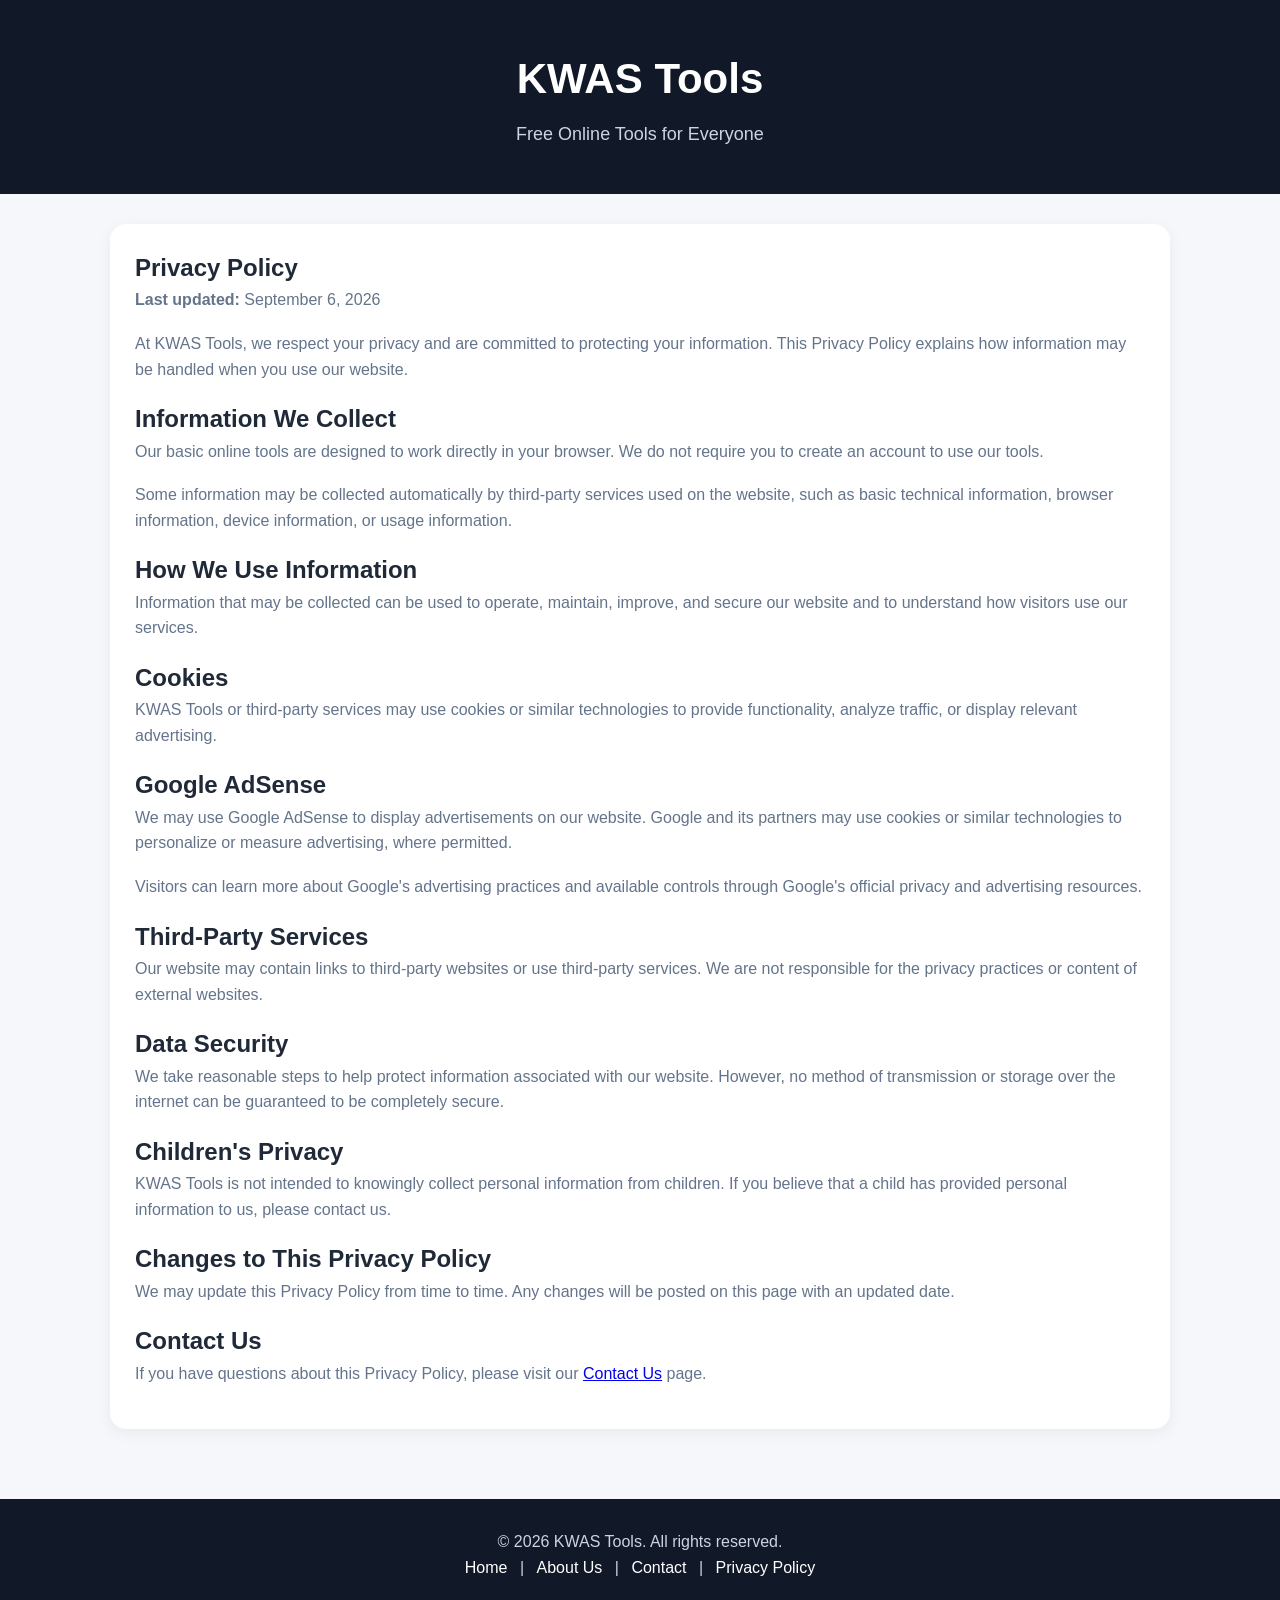
<file: privacy.html>
<!DOCTYPE html>
<html lang="en">
<head>
    <meta charset="UTF-8">
    <meta name="viewport" content="width=device-width, initial-scale=1.0">

    <title>Privacy Policy - KWAS Tools</title>
    <meta name="description" content="Read the Privacy Policy of KWAS Tools and learn how we handle information when you use our website.">

    <link rel="stylesheet" href="style.css">
</head>

<body>

<header>
    <div class="container">
        <h1>KWAS Tools</h1>
        <p>Free Online Tools for Everyone</p>
    </div>
</header>

<main class="container">

    <section class="tool-card">
        <h2>Privacy Policy</h2>

        <p><strong>Last updated:</strong> September 6, 2026</p>

        <p>
            At KWAS Tools, we respect your privacy and are committed to
            protecting your information. This Privacy Policy explains how
            information may be handled when you use our website.
        </p>

        <h2>Information We Collect</h2>

        <p>
            Our basic online tools are designed to work directly in your
            browser. We do not require you to create an account to use
            our tools.
        </p>

        <p>
            Some information may be collected automatically by third-party
            services used on the website, such as basic technical information,
            browser information, device information, or usage information.
        </p>

        <h2>How We Use Information</h2>

        <p>
            Information that may be collected can be used to operate,
            maintain, improve, and secure our website and to understand
            how visitors use our services.
        </p>

        <h2>Cookies</h2>

        <p>
            KWAS Tools or third-party services may use cookies or similar
            technologies to provide functionality, analyze traffic, or
            display relevant advertising.
        </p>

        <h2>Google AdSense</h2>

        <p>
            We may use Google AdSense to display advertisements on our website.
            Google and its partners may use cookies or similar technologies
            to personalize or measure advertising, where permitted.
        </p>

        <p>
            Visitors can learn more about Google's advertising practices
            and available controls through Google's official privacy
            and advertising resources.
        </p>

        <h2>Third-Party Services</h2>

        <p>
            Our website may contain links to third-party websites or use
            third-party services. We are not responsible for the privacy
            practices or content of external websites.
        </p>

        <h2>Data Security</h2>

        <p>
            We take reasonable steps to help protect information associated
            with our website. However, no method of transmission or storage
            over the internet can be guaranteed to be completely secure.
        </p>

        <h2>Children's Privacy</h2>

        <p>
            KWAS Tools is not intended to knowingly collect personal
            information from children. If you believe that a child has
            provided personal information to us, please contact us.
        </p>

        <h2>Changes to This Privacy Policy</h2>

        <p>
            We may update this Privacy Policy from time to time. Any changes
            will be posted on this page with an updated date.
        </p>

        <h2>Contact Us</h2>

        <p>
            If you have questions about this Privacy Policy, please visit
            our <a href="contact.html">Contact Us</a> page.
        </p>

    </section>

</main>

<footer>
    <div class="container">
        <p>© 2026 KWAS Tools. All rights reserved.</p>

        <p>
            <a href="index.html">Home</a> |
            <a href="about.html">About Us</a> |
            <a href="contact.html">Contact</a> |
            <a href="privacy.html">Privacy Policy</a>
        </p>
    </div>
</footer>

</body>
</html>
</file>
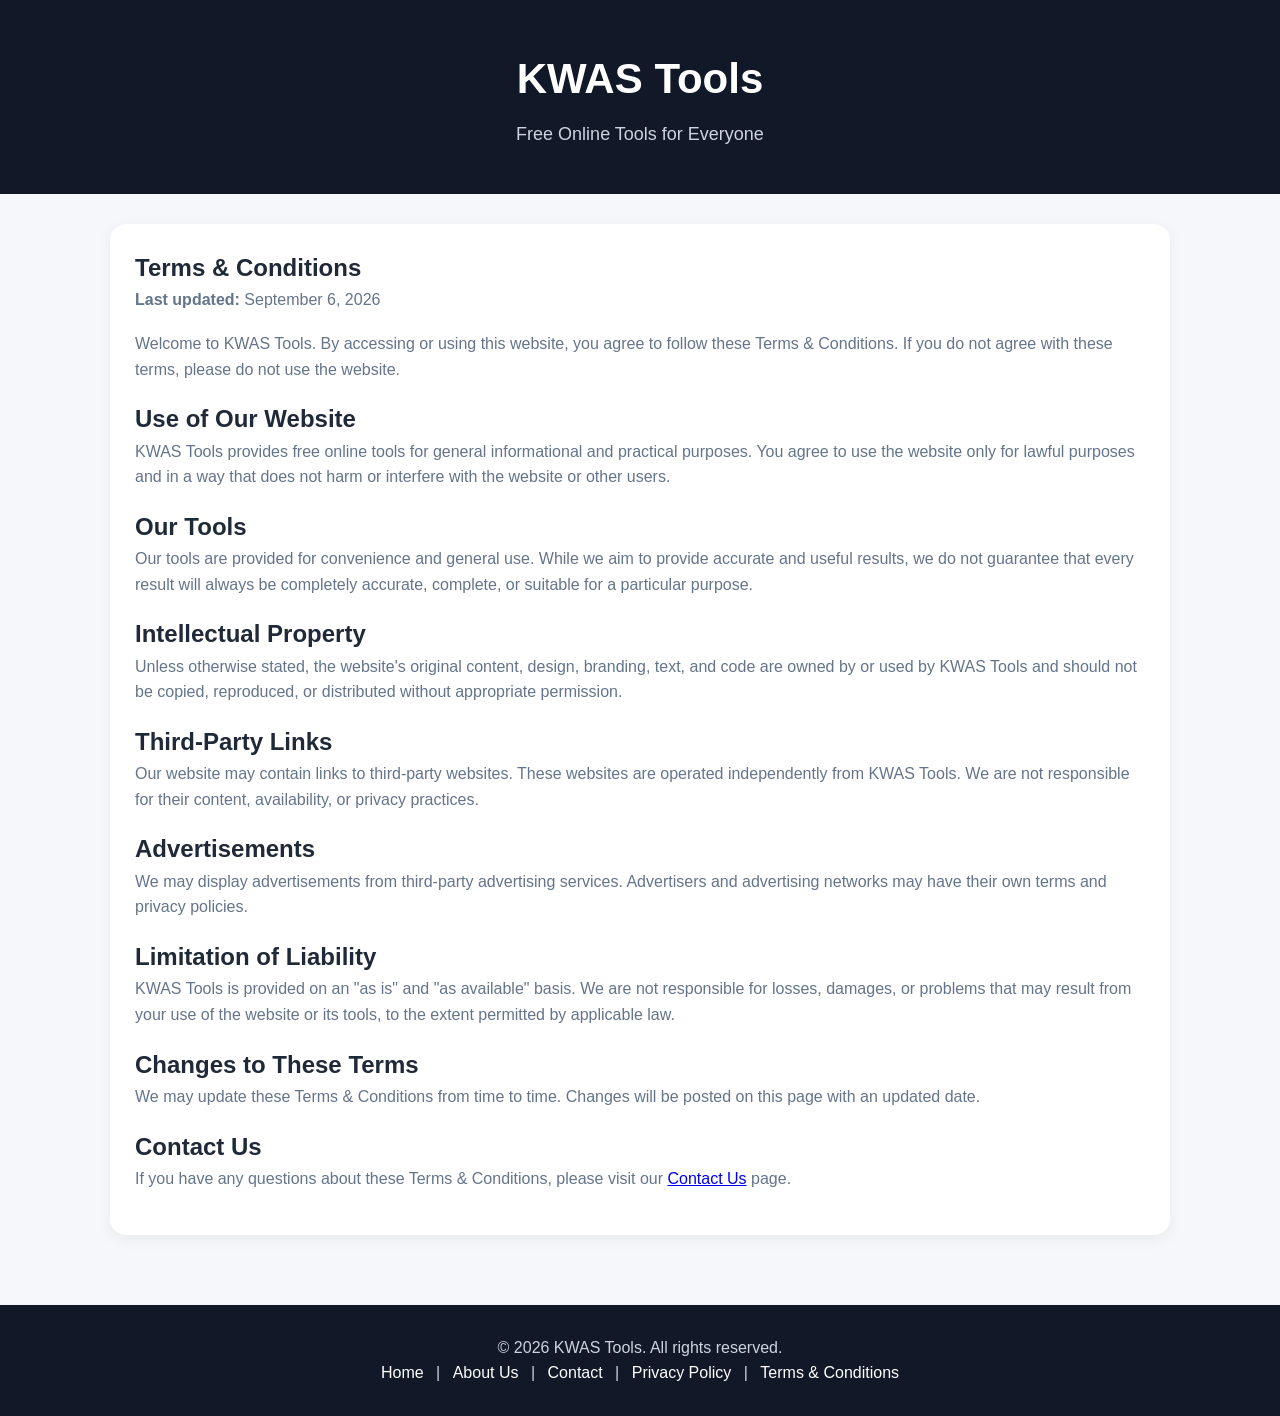
<file: terms.html>
<!DOCTYPE html>
<html lang="en">
<head>
    <meta charset="UTF-8">
    <meta name="viewport" content="width=device-width, initial-scale=1.0">

    <title>Terms & Conditions - KWAS Tools</title>
    <meta name="description" content="Read the Terms and Conditions for using KWAS Tools and its free online tools.">

    <link rel="stylesheet" href="style.css">
</head>

<body>

<header>
    <div class="container">
        <h1>KWAS Tools</h1>
        <p>Free Online Tools for Everyone</p>
    </div>
</header>

<main class="container">

    <section class="tool-card">

        <h2>Terms & Conditions</h2>

        <p><strong>Last updated:</strong> September 6, 2026</p>

        <p>
            Welcome to KWAS Tools. By accessing or using this website,
            you agree to follow these Terms & Conditions. If you do not
            agree with these terms, please do not use the website.
        </p>

        <h2>Use of Our Website</h2>

        <p>
            KWAS Tools provides free online tools for general informational
            and practical purposes. You agree to use the website only for
            lawful purposes and in a way that does not harm or interfere
            with the website or other users.
        </p>

        <h2>Our Tools</h2>

        <p>
            Our tools are provided for convenience and general use.
            While we aim to provide accurate and useful results, we do not
            guarantee that every result will always be completely accurate,
            complete, or suitable for a particular purpose.
        </p>

        <h2>Intellectual Property</h2>

        <p>
            Unless otherwise stated, the website's original content,
            design, branding, text, and code are owned by or used by
            KWAS Tools and should not be copied, reproduced, or distributed
            without appropriate permission.
        </p>

        <h2>Third-Party Links</h2>

        <p>
            Our website may contain links to third-party websites.
            These websites are operated independently from KWAS Tools.
            We are not responsible for their content, availability,
            or privacy practices.
        </p>

        <h2>Advertisements</h2>

        <p>
            We may display advertisements from third-party advertising
            services. Advertisers and advertising networks may have their
            own terms and privacy policies.
        </p>

        <h2>Limitation of Liability</h2>

        <p>
            KWAS Tools is provided on an "as is" and "as available" basis.
            We are not responsible for losses, damages, or problems that
            may result from your use of the website or its tools, to the
            extent permitted by applicable law.
        </p>

        <h2>Changes to These Terms</h2>

        <p>
            We may update these Terms & Conditions from time to time.
            Changes will be posted on this page with an updated date.
        </p>

        <h2>Contact Us</h2>

        <p>
            If you have any questions about these Terms & Conditions,
            please visit our
            <a href="contact.html">Contact Us</a> page.
        </p>

    </section>

</main>

<footer>
    <div class="container">
        <p>© 2026 KWAS Tools. All rights reserved.</p>

        <p>
            <a href="index.html">Home</a> |
            <a href="about.html">About Us</a> |
            <a href="contact.html">Contact</a> |
            <a href="privacy.html">Privacy Policy</a> |
            <a href="terms.html">Terms & Conditions</a>
        </p>
    </div>
</footer>

</body>
</html>
</file>
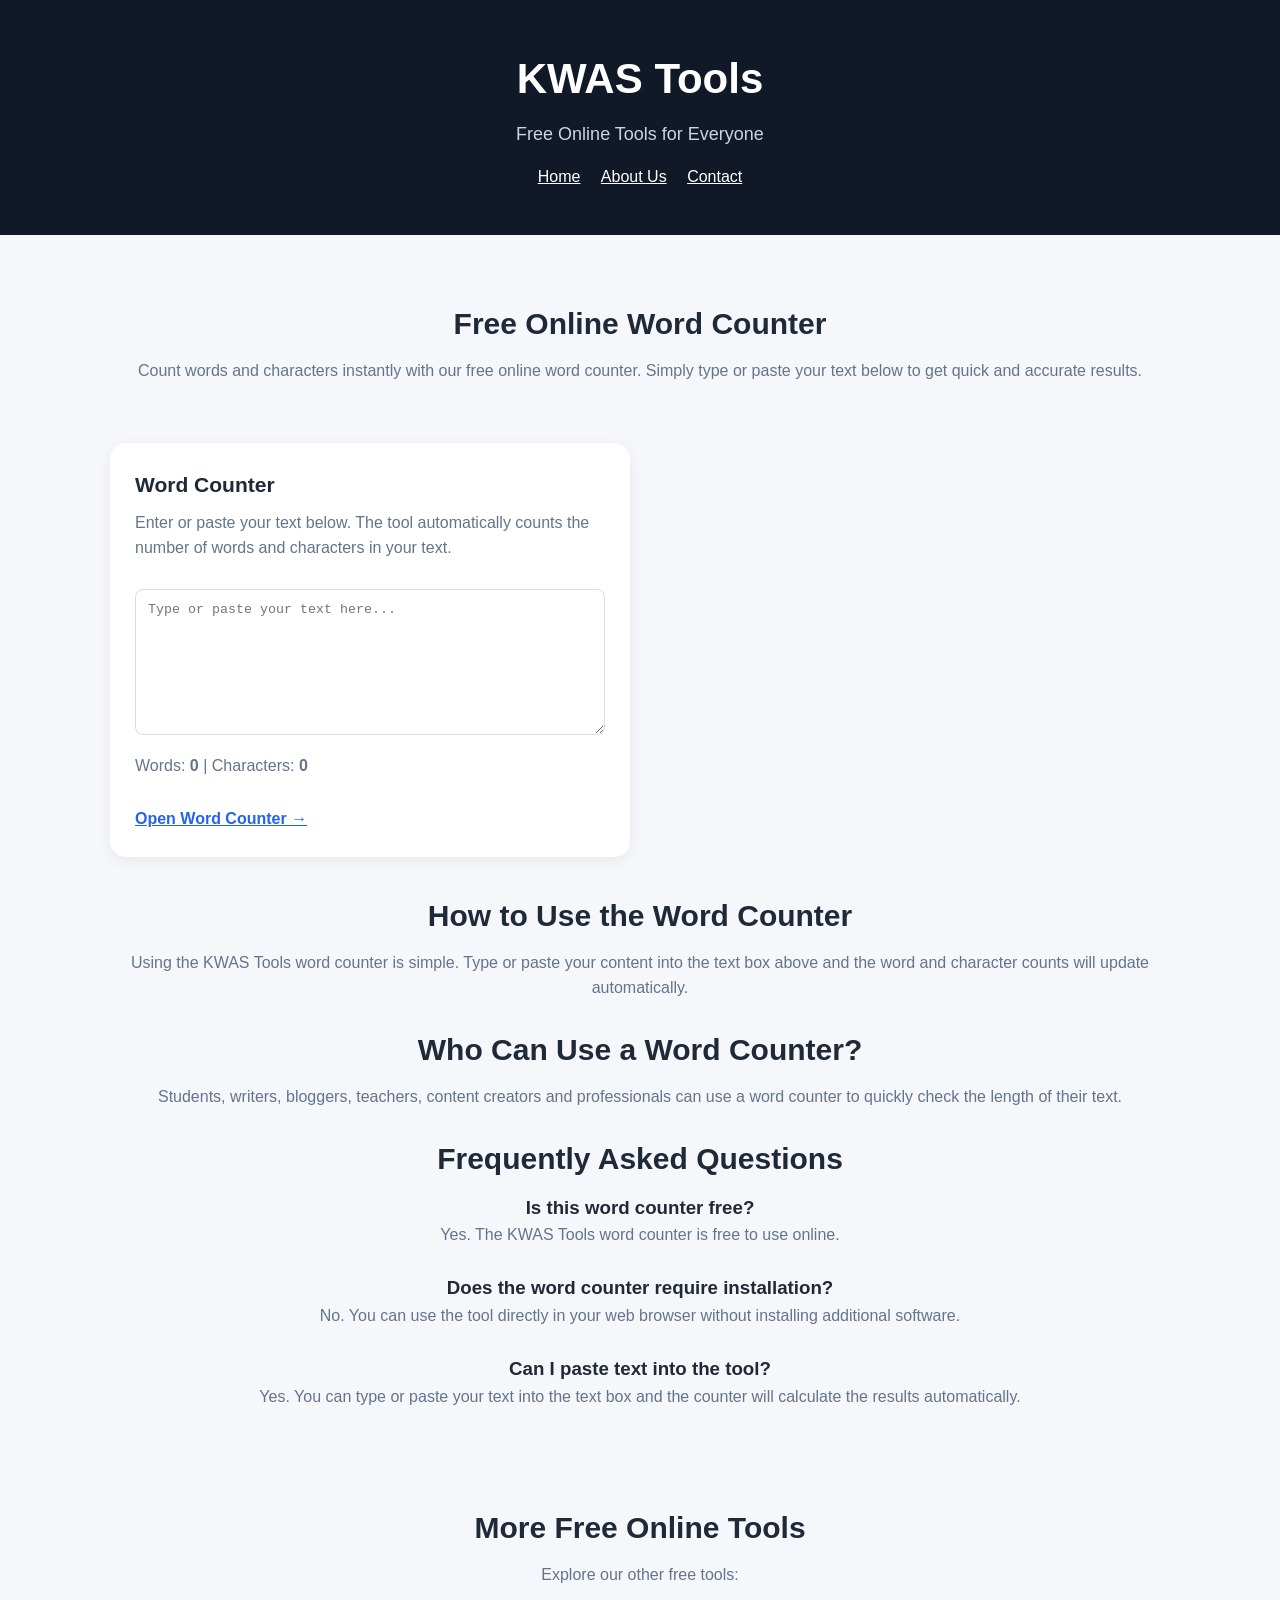
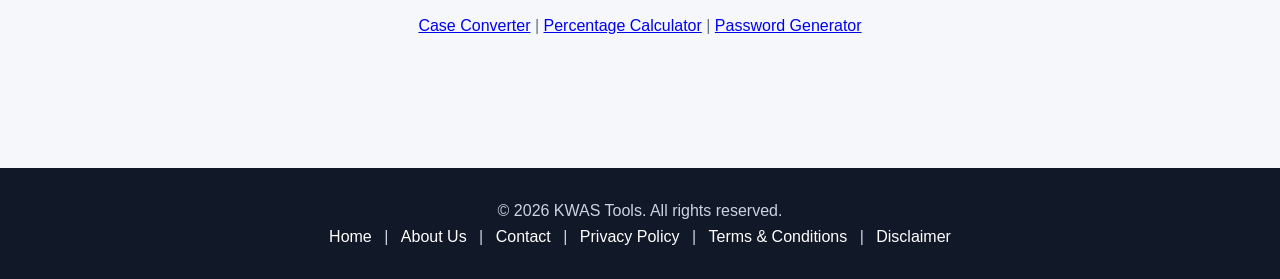
<file: word-counter.html>
<!DOCTYPE html>
<html lang="en">
<head>
    <meta charset="UTF-8">

    <meta name="viewport" content="width=device-width, initial-scale=1.0">

    <title>Free Word Counter - Count Words & Characters | KWAS Tools</title>

    <meta name="description"
        content="Use our free online word counter to count words and characters instantly. Fast, simple and easy to use with no installation required.">

    <meta name="robots" content="index, follow">

    <link rel="canonical" href="https://kwas-sudo.github.io/word-counter.html">

    <meta property="og:title"
        content="Free Word Counter - KWAS Tools">

    <meta property="og:description"
        content="Count words and characters instantly with our free online word counter.">

    <meta property="og:type" content="website">

    <meta property="og:url"
        content="https://kwas-sudo.github.io/word-counter.html">

    <link rel="stylesheet" href="style.css">
</head>

<body>

<header>
    <div class="container">
        <h1>KWAS Tools</h1>
        <p>Free Online Tools for Everyone</p>

        <nav style="margin-top:15px;">
            <a href="index.html" style="color:white; margin:0 8px;">Home</a>
            <a href="about.html" style="color:white; margin:0 8px;">About Us</a>
            <a href="contact.html" style="color:white; margin:0 8px;">Contact</a>
        </nav>
    </div>
</header>

<main>

<section class="hero">

    <h2>Free Online Word Counter</h2>

    <p>
        Count words and characters instantly with our free online word counter.
        Simply type or paste your text below to get quick and accurate results.
    </p>

</section>

<section class="tools">

    <div class="tool-card">

        <h3>Word Counter</h3>

        <p>
            Enter or paste your text below. The tool automatically counts
            the number of words and characters in your text.
        </p>

        <textarea
            id="wordInput"
            placeholder="Type or paste your text here..."
            rows="8"
            style="width:100%; padding:12px; margin:10px 0; border:1px solid #ddd; border-radius:8px;"
        ></textarea>

        <p>
            Words: <strong id="wordCount">0</strong>
            |
            Characters: <strong id="charCount">0</strong>
        </p>
<a href="word-counter.html"
   style="display:inline-block; margin-top:10px; color:#2563eb; font-weight:bold;">
    Open Word Counter →
</a>
    </div>

</section>

<section class="hero">

    <h2>How to Use the Word Counter</h2>

    <p>
        Using the KWAS Tools word counter is simple. Type or paste your
        content into the text box above and the word and character counts
        will update automatically.
    </p>

    <h2>Who Can Use a Word Counter?</h2>

    <p>
        Students, writers, bloggers, teachers, content creators and
        professionals can use a word counter to quickly check the length
        of their text.
    </p>

    <h2>Frequently Asked Questions</h2>

    <h3>Is this word counter free?</h3>

    <p>
        Yes. The KWAS Tools word counter is free to use online.
    </p>

    <h3>Does the word counter require installation?</h3>

    <p>
        No. You can use the tool directly in your web browser without
        installing additional software.
    </p>

    <h3>Can I paste text into the tool?</h3>

    <p>
        Yes. You can type or paste your text into the text box and the
        counter will calculate the results automatically.
    </p>

</section>

<section class="hero">

    <h2>More Free Online Tools</h2>

    <p>
        Explore our other free tools:
    </p>

    <p>
        <a href="case-converter.html">Case Converter</a> |
        <a href="percentage-calculator.html">Percentage Calculator</a> |
        <a href="password-generator.html">Password Generator</a>
    </p>

</section>

</main>

<footer>

    <div class="container">

        <p>© 2026 KWAS Tools. All rights reserved.</p>

        <p>
            <a href="index.html">Home</a> |
            <a href="about.html">About Us</a> |
            <a href="contact.html">Contact</a> |
            <a href="privacy-policy.html">Privacy Policy</a> |
            <a href="terms.html">Terms & Conditions</a> |
            <a href="disclaimer.html">Disclaimer</a>
        </p>

    </div>

</footer>

<script src="script.js?v=3"></script>

</body>
</html>
</file>
<file: style.css>
* {
    box-sizing: border-box;
    margin: 0;
    padding: 0;
}

body {
    font-family: Arial, sans-serif;
    background: #f5f7fb;
    color: #1f2937;
    line-height: 1.6;
}

header {
    background: #111827;
    color: white;
    text-align: center;
    padding: 45px 20px;
}

header h1 {
    font-size: 42px;
    margin-bottom: 8px;
}

header p {
    font-size: 18px;
    color: #cbd5e1;
}

main {
    max-width: 1100px;
    margin: auto;
    padding: 30px 20px;
}

.hero {
    text-align: center;
    padding: 35px 10px;
}

.hero h2 {
    font-size: 30px;
    margin-bottom: 10px;
}

.hero p {
    color: #64748b;
    margin-bottom: 25px;
}

#search {
    width: 100%;
    max-width: 600px;
    padding: 16px 20px;
    border: 1px solid #d1d5db;
    border-radius: 12px;
    font-size: 16px;
    outline: none;
    background: white;
}

#search:focus {
    border-color: #2563eb;
}

.tools {
    display: grid;
    grid-template-columns: repeat(2, 1fr);
    gap: 20px;
}

.tool-card {
    background: white;
    padding: 25px;
    border-radius: 16px;
    box-shadow: 0 4px 15px rgba(0, 0, 0, 0.06);
    transition: transform 0.2s ease;
}

.tool-card:hover {
    transform: translateY(-4px);
}

.tool-card h3 {
    font-size: 21px;
    margin-bottom: 8px;
}

.tool-card p {
    color: #64748b;
    margin-bottom: 18px;
}

.tool-card button {
    border: none;
    background: #2563eb;
    color: white;
    padding: 10px 16px;
    border-radius: 8px;
    cursor: pointer;
}

footer {
    margin-top: 40px;
    padding: 30px 20px;
    text-align: center;
    background: #111827;
    color: #cbd5e1;
}

footer a {
    color: white;
    margin: 0 8px;
    text-decoration: none;
}

footer a:hover {
    text-decoration: underline;
}

@media (max-width: 600px) {

    header h1 {
        font-size: 32px;
    }

    .hero h2 {
        font-size: 25px;
    }

    .tools {
        grid-template-columns: 1fr;
    }

    main {
        padding: 20px 15px;
    }
}
/* ===== KWAS TOOLS SPLASH SCREEN ===== */

#kwas-splash {
    position: fixed;
    inset: 0;
    z-index: 99999;
    background: #111827;
    display: flex;
    align-items: center;
    justify-content: center;
    opacity: 1;
    visibility: visible;
    transition: opacity 0.6s ease, visibility 0.6s ease;
}

#kwas-splash.hide {
    opacity: 0;
    visibility: hidden;
    pointer-events: none;
}

.kwas-logo {
    text-align: center;
    animation: kwasLogoIn 1.2s ease forwards;
}

.kwas-logo-icon {
    width: 80px;
    height: 80px;
    margin: 0 auto 18px;
    border-radius: 22px;
    background: #2563eb;
    display: flex;
    align-items: center;
    justify-content: center;
    color: white;
    font-size: 32px;
    font-weight: bold;
    box-shadow: 0 0 35px rgba(37, 99, 235, 0.55);
}

.kwas-logo h2 {
    color: white;
    font-size: 32px;
    letter-spacing: 1px;
    margin-bottom: 5px;
}

.kwas-logo p {
    color: #94a3b8;
    font-size: 14px;
    letter-spacing: 2px;
}

@keyframes kwasLogoIn {
    0% {
        opacity: 0;
        transform: scale(0.65);
    }

    60% {
        opacity: 1;
        transform: scale(1.08);
    }

    100% {
        opacity: 1;
        transform: scale(1);
    }
}
#kwas-splash {
    position: fixed;
    inset: 0;
    z-index: 99999;
    display: flex;
    align-items: center;
    justify-content: center;
    background: #fff;
    opacity: 1;
    visibility: visible;
    transition: opacity 0.7s ease, visibility 0.7s ease;
}

#kwas-splash.hide {
    opacity: 0;
    visibility: hidden;
}
#kwas-splash[style*="display: none"] {
    display: none !important;
}
.kwas-logo {
    text-align: center;
    animation: kwasLogoIn 0.8s ease-out;
}

.kwas-logo-icon {
    width: 80px;
    height: 80px;
    margin: 0 auto 12px;
    display: flex;
    align-items: center;
    justify-content: center;
    border-radius: 22px;
    background: linear-gradient(135deg, #111827, #2563eb);
    color: #fff;
    font-size: 42px;
    font-weight: 800;
}

.kwas-logo h2 {
    margin: 0;
    font-size: 26px;
    font-weight: 800;
    color: #111827;
}

.kwas-logo p {
    margin: 6px 0 0;
    font-size: 11px;
    letter-spacing: 3px;
    color: #6b7280;
    font-weight: 600;
}

@keyframes kwasLogoIn {
    from {
        opacity: 0;
        transform: scale(0.75);
    }
    to {
        opacity: 1;
        transform: scale(1);
    }
}
</file>
